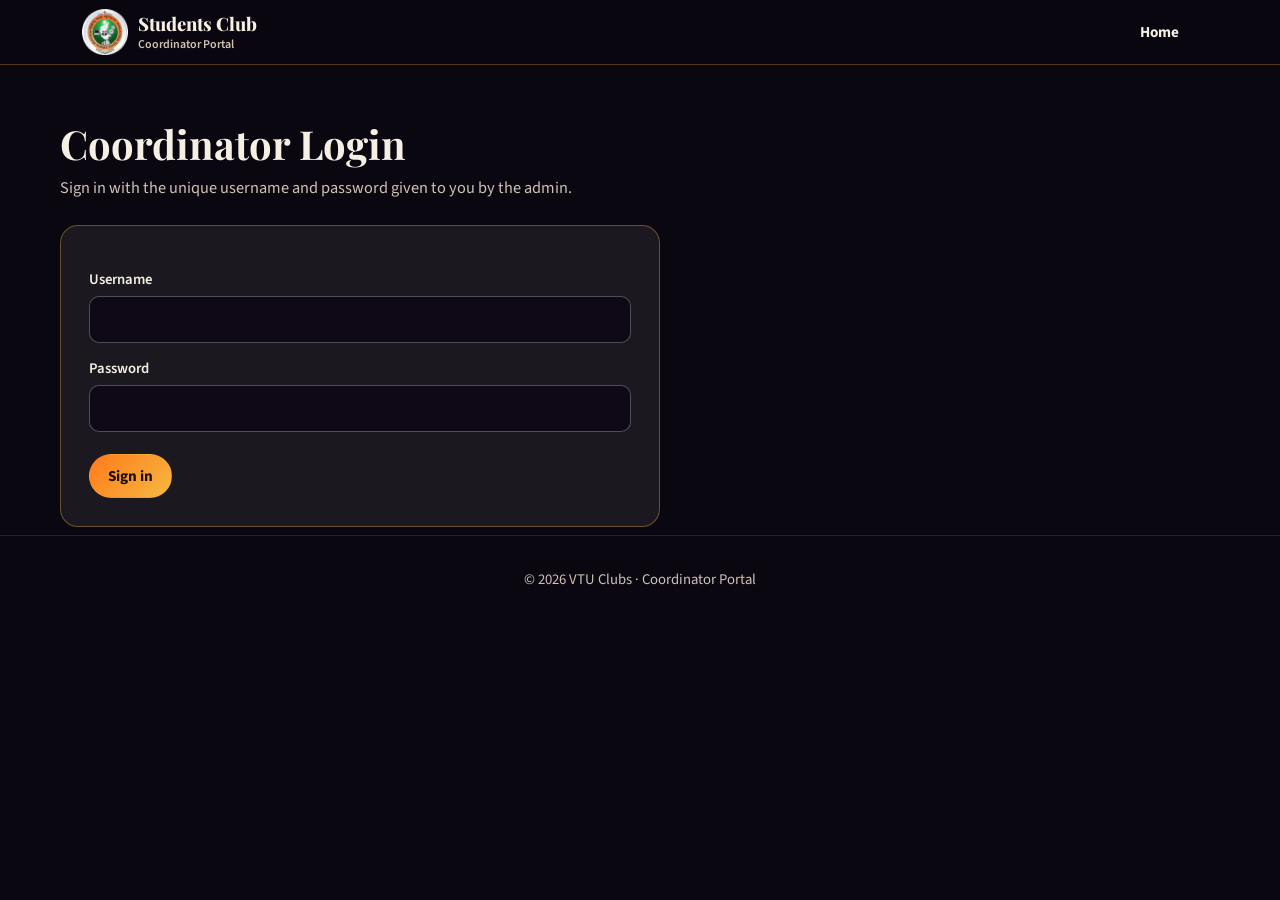
<file: frontend/coordinator.html>
<!DOCTYPE html>
<html lang="en">

<head>
    <meta charset="utf-8">
    <meta name="viewport" content="width=device-width, initial-scale=1, viewport-fit=cover">
    <title>Coordinator Portal · VTU Clubs</title>
    <link rel="stylesheet"
        href="https://fonts.googleapis.com/css2?family=Playfair+Display:wght@600;800&family=Source+Sans+3:wght@400;600;700&display=swap">
    <link rel="stylesheet" href="assets/css/style.css">
    <link rel="stylesheet" href="assets/css/coordinator.css">
</head>

<body>

    <header>
        <div class="wrap">
            <div class="bar">
                <a class="brand" href="index.html#home" aria-label="VTU Clubs home"><img src="assets/images/logo.png"
                        alt="VTU logo"><span>Students Club<small>Coordinator Portal</small></span></a>
                <nav aria-label="Main"><a href="index.html#home">Home</a></nav>
            </div>
        </div>
    </header>

    <main class="wrap top">

        <!-- ============ LOGIN ============ -->
        <section id="login-view">
            <h2>Coordinator Login</h2>
            <p class="sub">Sign in with the unique username and password given to you by the admin.</p>
            <form class="form" id="login-form" novalidate>
                <label for="cu">Username</label><input id="cu" autocomplete="username">
                <label for="cp">Password</label><input id="cp" type="password" autocomplete="current-password">
                <p class="err" id="login-err" role="alert"></p>
                <button class="btn" type="submit">Sign in</button>
                <p class="note" id="demo-note" hidden></p>
            </form>
        </section>

        <!-- ============ DASHBOARD (shown after login) ============ -->
        <section id="dash-view" hidden>
            <div class="row">
                <div>
                    <h2 id="co-club"></h2>
                    <p class="sub" id="co-name"></p>
                </div>
                <button class="btn ghost" id="logout" type="button">Log out</button>
            </div>

            <div class="stats">
                <div class="box"><b id="n-ann">0</b>Announcements</div>
                <div class="box"><b id="n-ph">0</b>Photos</div>
                <div class="box"><b id="n-rep">0</b>Reports</div>
            </div>

            <p id="msg" class="err" role="alert"></p>

            <div class="filters" role="group" aria-label="Coordinator sections">
                <button class="chip" data-tab="ann" aria-pressed="true">Announcements</button>
                <button class="chip" data-tab="ph" aria-pressed="false">Upload photos</button>
                <button class="chip" data-tab="rep" aria-pressed="false">Upload reports</button>
            </div>

            <!-- Announcements -->
            <div class="two" id="tab-ann">
                <form class="box" id="ann-form" novalidate>
                    <h3>New announcement</h3>
                    <label for="at">Title</label><input id="at" maxlength="120">
                    <label for="am">Message</label><textarea id="am" rows="5" maxlength="1000"></textarea>
                    <p><button class="btn" type="submit">Publish</button></p>
                </form>
                <div class="box">
                    <h3>Your announcements</h3>
                    <div class="list" id="ann-list"></div>
                </div>
            </div>

            <!-- Photos -->
            <div class="two" id="tab-ph" hidden>
                <form class="box" id="ph-form" novalidate>
                    <h3>Upload photos</h3>
                    <label for="phf">Images (JPG, PNG, WebP, up to 5 MB each)</label>
                    <input id="phf" type="file" accept="image/*" multiple>
                    <div class="thumbs" id="ph-prev"></div>
                    <label for="pt">Title</label><input id="pt" maxlength="120">
                    <label for="pe">Event name</label><input id="pe" maxlength="120">
                    <p><button class="btn" type="submit">Upload photos</button></p>
                </form>
                <div class="box">
                    <h3>Your photos</h3>
                    <div class="thumbs" id="ph-list"></div>
                </div>
            </div>

            <!-- Reports -->
            <div class="two" id="tab-rep" hidden>
                <form class="box" id="rep-form" novalidate>
                    <h3>Upload report</h3>
                    <label for="rf">Report file (PDF, Word, Excel or PowerPoint, up to 10 MB)</label>
                    <input id="rf" type="file" accept=".pdf,.doc,.docx,.xls,.xlsx,.ppt,.pptx">
                    <label for="rt">Report title</label><input id="rt" maxlength="150">
                    <label for="rd">Event date</label><input id="rd" type="date">
                    <label for="rs">Short summary</label><textarea id="rs" rows="3" maxlength="500"></textarea>
                    <p><button class="btn" type="submit">Upload report</button></p>
                </form>
                <div class="box">
                    <h3>Your reports</h3>
                    <div class="list" id="rep-list"></div>
                </div>
            </div>
        </section>

    </main>

    <footer>&copy; 2026 VTU Clubs &middot; Coordinator Portal</footer>
    <script src="assets/js/coordinator.js"></script>
</body>

</html>
</file>
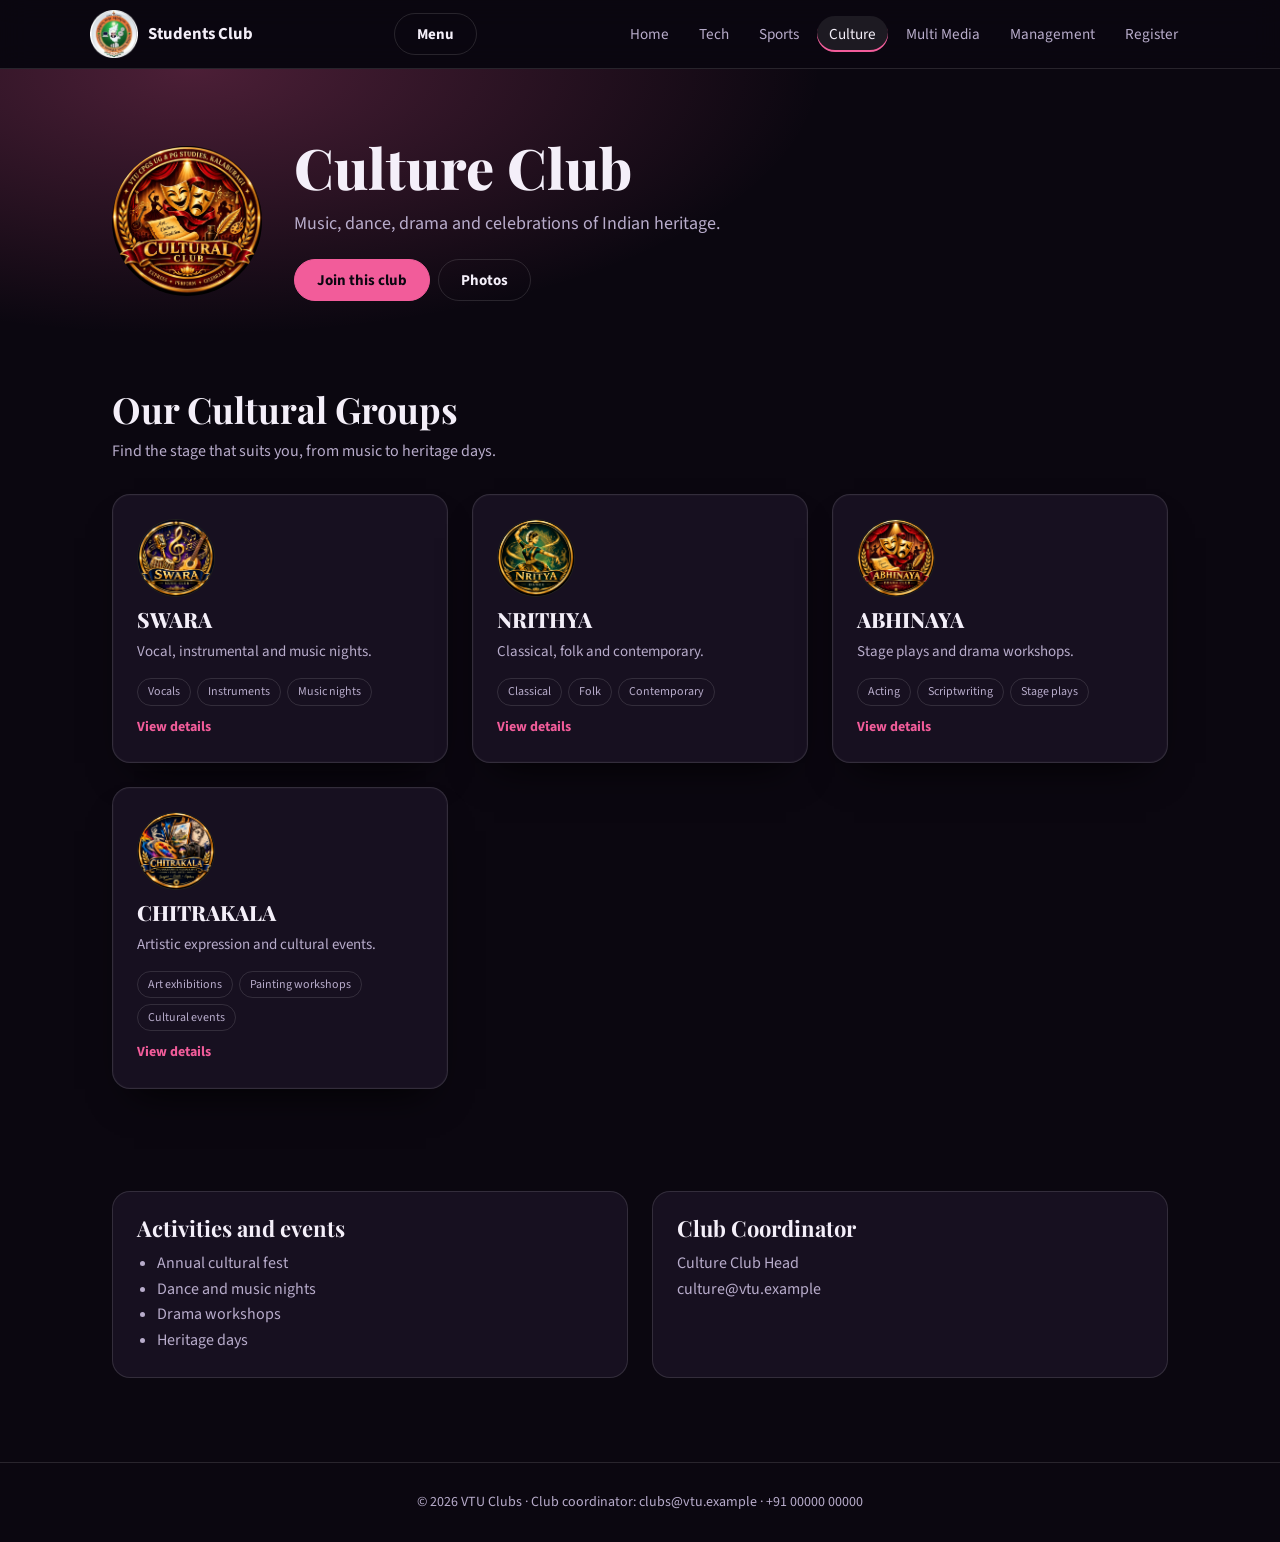
<file: frontend/culture.html>
<!DOCTYPE html>
<html lang="en">

<head>
     <meta charset="utf-8">
     <meta name="viewport" content="width=device-width, initial-scale=1, viewport-fit=cover">
     <title>Culture Club · VTU Clubs</title>
     <link rel="stylesheet"
          href="https://fonts.googleapis.com/css2?family=Playfair+Display:wght@600;800&family=Source+Sans+3:wght@400;600;700&display=swap">
     <link rel="stylesheet" href="assets/css/club-pages.css">
</head>

<body data-club="culture">

     <header class="cp-header">
          <div class="cp-wrap cp-bar">
               <a class="cp-brand" href="index.html#home" aria-label="VTU Clubs home"><img src="assets/images/logo.png"
                         alt="VTU logo"><span>Students Club</span></a>
               <button id="menu" class="cp-btn ghost cp-menu" aria-expanded="false" aria-controls="nav">Menu</button>
               <nav id="nav" class="cp-nav" aria-label="Main">
                    <a href="index.html#home">Home</a>
                    <a href="tech.html">Tech</a>
                    <a href="sports.html">Sports</a>
                    <a href="culture.html" aria-current="page">Culture</a>
                    <a href="multimedia.html">Multi Media</a>
                    <a href="management.html">Management</a>
                    <a href="index.html#register">Register</a>
               </nav>
          </div>
     </header>

     <main>
          <section class="cp-hero">
               <div class="cp-wrap">
                    <img src="assets/images/culture.jpeg" alt="Culture Club badge">
                    <div>
                         <h1>Culture Club</h1>
                         <p>Music, dance, drama and celebrations of Indian heritage.</p>
                         <a class="cp-btn" href="index.html#register">Join this club</a><a class="cp-btn ghost"
                              href="index.html#gallery">Photos</a>
                    </div>
               </div>
          </section>

          <!-- ADD A SUB-CLUB: copy one whole <div class="cp-item"> ... </div> block below, paste it
      after the last one, and edit the text. The card face is the <button>; everything inside
      <template class="cp-detail"> is shown in the floating panel when the card is clicked.
      LOGO: each card uses assets/images/subclubs/<name>.png (appears twice per block: card + panel).
      Replace that file, or change the src in both places. -->
          <section class="cp-sec">
               <div class="cp-wrap">
                    <h2>Our Cultural Groups</h2>
                    <p class="cp-sub">Find the stage that suits you, from music to heritage days.</p>
                    <div class="cp-grid">
                         <div class="cp-item">
                              <button type="button" class="cp-card" aria-haspopup="dialog">
                                   <span class="cp-ico logo"><img src="assets/images/culturalclub/swara.png"
                                             alt="Music logo" loading="lazy"></span>
                                   <strong class="cp-name">SWARA</strong>
                                   <span class="cp-tg">Vocal, instrumental and music nights.</span>
                                   <span class="cp-tags"><span>Vocals</span><span>Instruments</span><span>Music
                                             nights</span></span>
                                   <span class="cp-more">View details</span>
                              </button>
                              <template class="cp-detail">
                                   <div class="cp-ico logo"><img src="assets/images/culturalclub/swara.png"
                                             alt="Music logo" loading="lazy"></div>
                                   <h3>SWARA</h3>
                                   <p class="tg">Vocal, instrumental and music nights.</p>
                                   <p>Add a longer description of music here.</p>
                                   <h4>What you will do</h4>
                                   <ul>
                                        <li>Vocals</li>
                                        <li>Instruments</li>
                                        <li>Music nights</li>
                                   </ul>
                                   <dl>
                                        <dt>Meets</dt>
                                        <dd>Add day and venue</dd>
                                        <dt>Coordinator</dt>
                                        <dd>Add coordinator name</dd>
                                        <dt>Contact</dt>
                                        <dd>culture@vtu.example</dd>
                                   </dl>
                              </template>
                         </div>
                         <div class="cp-item">
                              <button type="button" class="cp-card" aria-haspopup="dialog">
                                   <span class="cp-ico logo"><img src="assets/images/culturalclub/nrithya.png"
                                             alt="Dance logo" loading="lazy"></span>
                                   <strong class="cp-name">NRITHYA</strong>
                                   <span class="cp-tg">Classical, folk and contemporary.</span>
                                   <span
                                        class="cp-tags"><span>Classical</span><span>Folk</span><span>Contemporary</span></span>
                                   <span class="cp-more">View details</span>
                              </button>
                              <template class="cp-detail">
                                   <div class="cp-ico logo"><img src="assets/images/culturalclub/nrithya.png"
                                             alt="Dance logo" loading="lazy"></div>
                                   <h3>NRITHYA</h3>
                                   <p class="tg">Classical, folk and contemporary.</p>
                                   <p>Add a longer description of Dance here.</p>
                                   <h4>What you will do</h4>
                                   <ul>
                                        <li>Classical</li>
                                        <li>Folk</li>
                                        <li>Contemporary</li>
                                   </ul>
                                   <dl>
                                        <dt>Meets</dt>
                                        <dd>Add day and venue</dd>
                                        <dt>Coordinator</dt>
                                        <dd>Add coordinator name</dd>
                                        <dt>Contact</dt>
                                        <dd>culture@vtu.example</dd>
                                   </dl>
                              </template>
                         </div>
                         <div class="cp-item">
                              <button type="button" class="cp-card" aria-haspopup="dialog">
                                   <span class="cp-ico logo"><img src="assets/images/culturalclub/abhinaya.png"
                                             alt="Drama logo" loading="lazy"></span>
                                   <strong class="cp-name">ABHINAYA</strong>
                                   <span class="cp-tg">Stage plays and drama workshops.</span>
                                   <span class="cp-tags"><span>Acting</span><span>Scriptwriting</span><span>Stage
                                             plays</span></span>
                                   <span class="cp-more">View details</span>
                              </button>
                              <template class="cp-detail">
                                   <div class="cp-ico logo"><img src="assets/images/culturalclub/abhinaya.png"
                                             alt="Drama logo" loading="lazy"></div>
                                   <h3>ABHINAYA</h3>
                                   <p class="tg">Stage plays and drama workshops.</p>
                                   <p>Add a longer description of Drama here.</p>
                                   <h4>What you will do</h4>
                                   <ul>
                                        <li>Acting</li>
                                        <li>Scriptwriting</li>
                                        <li>Stage plays</li>
                                   </ul>
                                   <dl>
                                        <dt>Meets</dt>
                                        <dd>Add day and venue</dd>
                                        <dt>Coordinator</dt>
                                        <dd>Add coordinator name</dd>
                                        <dt>Contact</dt>
                                        <dd>culture@vtu.example</dd>
                                   </dl>
                              </template>
                         </div>
                         <div class="cp-item">
                              <button type="button" class="cp-card" aria-haspopup="dialog">
                                   <span class="cp-ico logo"><img src="assets/images/culturalclub/chitrakala.png"
                                             alt="Chitrakala logo" loading="lazy"></span>
                                   <strong class="cp-name">CHITRAKALA</strong>
                                   <span class="cp-tg">Artistic expression and cultural events.</span>
                                   <span class="cp-tags"><span>Art exhibitions</span><span>Painting
                                             workshops</span><span>Cultural events</span></span>
                                   <span class="cp-more">View details</span>
                              </button>
                              <template class="cp-detail">
                                   <div class="cp-ico logo"><img src="assets/images/culturalclub/chitrakala.png"
                                             alt="Chitrakala logo" loading="lazy"></div>
                                   <h3>CHITRAKALA</h3>
                                   <p class="tg">Artistic expression and cultural events.</p>
                                   <p>Add a longer description of Chitrakala here.</p>
                                   <h4>What you will do</h4>
                                   <ul>
                                        <li>Art exhibitions</li>
                                        <li>Painting workshops</li>
                                        <li>Cultural events</li>
                                   </ul>
                                   <dl>
                                        <dt>Meets</dt>
                                        <dd>Add day and venue</dd>
                                        <dt>Coordinator</dt>
                                        <dd>Add coordinator name</dd>
                                        <dt>Contact</dt>
                                        <dd>culture@vtu.example</dd>
                                   </dl>
                              </template>
                         </div>
                    </div>
               </div>
          </section>

          <section class="cp-sec">
               <div class="cp-wrap cp-two">
                    <div class="cp-box">
                         <h3>Activities and events</h3>
                         <ul>
                              <li>Annual cultural fest</li>
                              <li>Dance and music nights</li>
                              <li>Drama workshops</li>
                              <li>Heritage days</li>
                         </ul>
                    </div>
                    <div class="cp-box">
                         <h3>Club Coordinator</h3>
                         <p>Culture Club Head<br>culture@vtu.example</p>
                    </div>
               </div>
          </section>
     </main>

     <!-- Floating details panel (opened by a sub-club card) -->
     <dialog id="subclub-panel" class="cp-panel" aria-label="Sub-club details"></dialog>

     <footer>&copy; 2026 VTU Clubs &middot; Club coordinator: clubs@vtu.example &middot; +91 00000 00000</footer>

     <script src="assets/js/club-pages.js"></script>
</body>

</html>
</file>
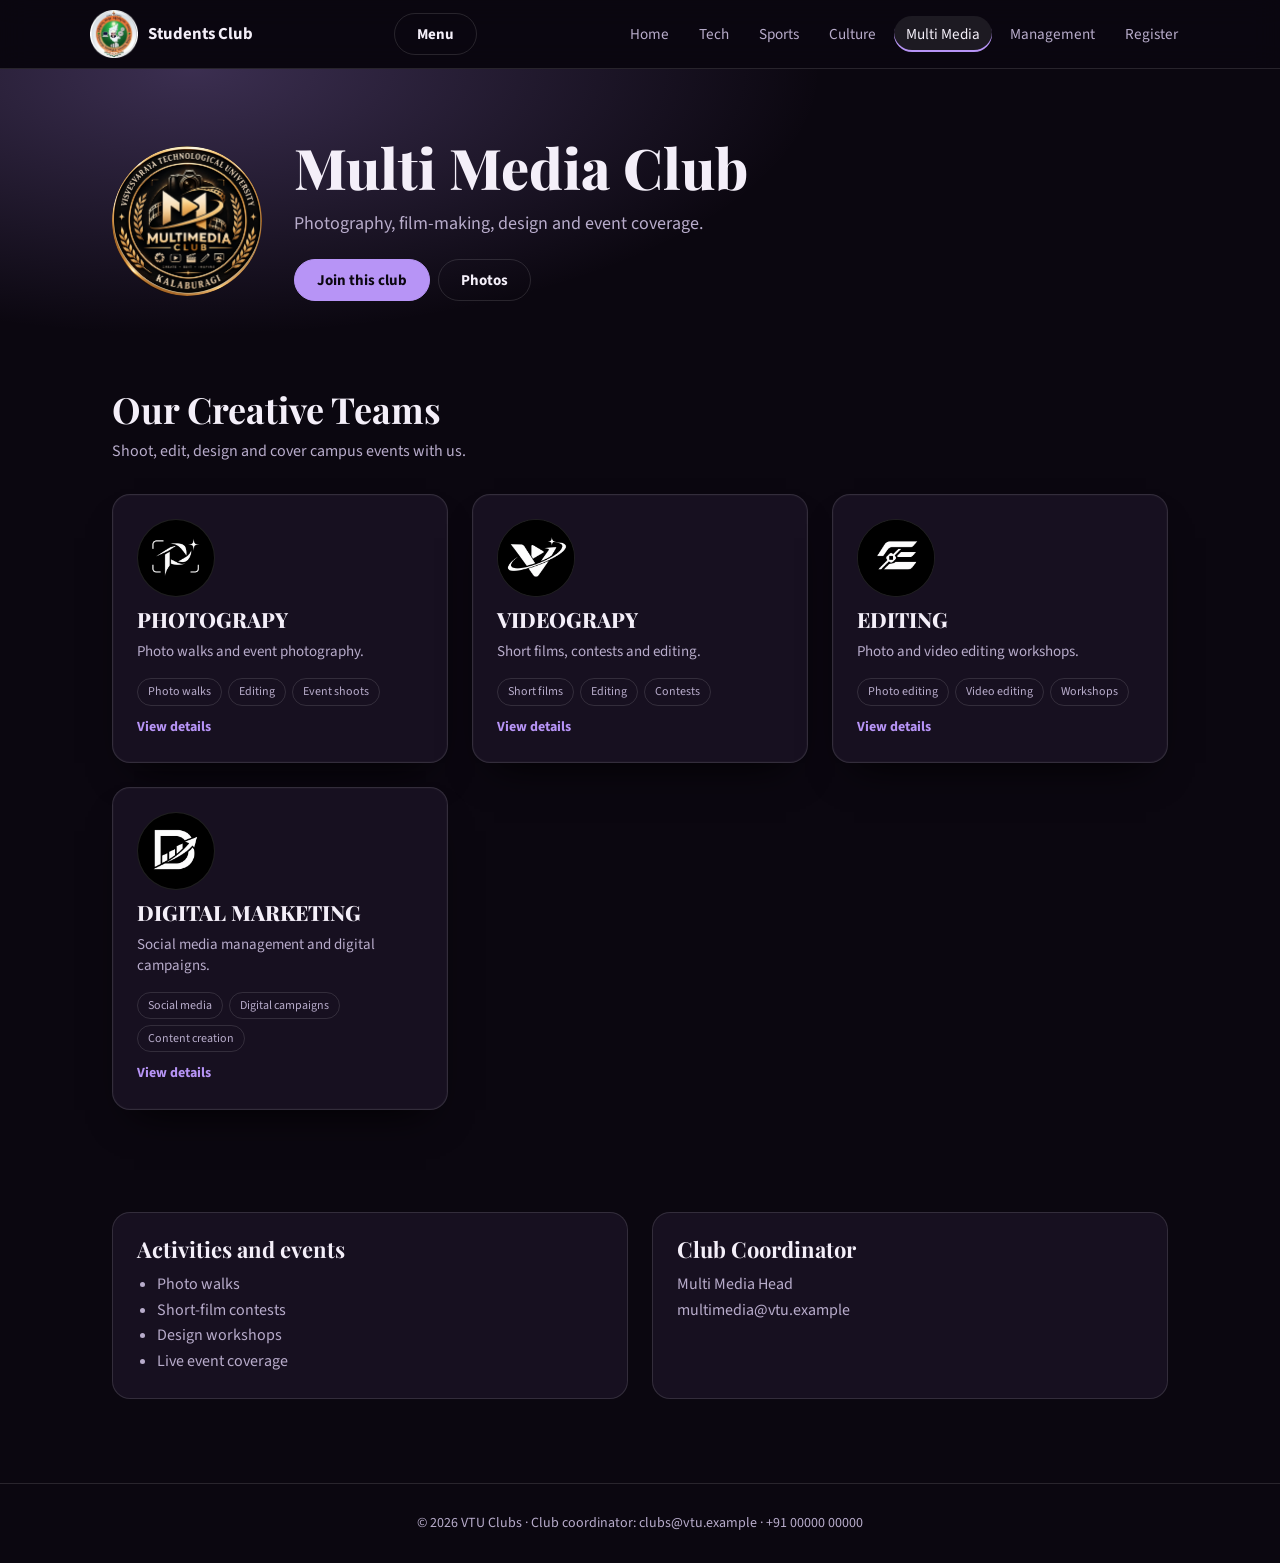
<file: frontend/multimedia.html>
<!DOCTYPE html>
<html lang="en">

<head>
     <meta charset="utf-8">
     <meta name="viewport" content="width=device-width, initial-scale=1, viewport-fit=cover">
     <title>Multi Media Club · VTU Clubs</title>
     <link rel="stylesheet"
          href="https://fonts.googleapis.com/css2?family=Playfair+Display:wght@600;800&family=Source+Sans+3:wght@400;600;700&display=swap">
     <link rel="stylesheet" href="assets/css/club-pages.css">
</head>

<body data-club="multimedia">

     <header class="cp-header">
          <div class="cp-wrap cp-bar">
               <a class="cp-brand" href="index.html#home" aria-label="VTU Clubs home"><img src="assets/images/logo.png"
                         alt="VTU logo"><span>Students Club</span></a>
               <button id="menu" class="cp-btn ghost cp-menu" aria-expanded="false" aria-controls="nav">Menu</button>
               <nav id="nav" class="cp-nav" aria-label="Main">
                    <a href="index.html#home">Home</a>
                    <a href="tech.html">Tech</a>
                    <a href="sports.html">Sports</a>
                    <a href="culture.html">Culture</a>
                    <a href="multimedia.html" aria-current="page">Multi Media</a>
                    <a href="management.html">Management</a>
                    <a href="index.html#register">Register</a>
               </nav>
          </div>
     </header>

     <main>
          <section class="cp-hero">
               <div class="cp-wrap">
                    <img src="assets/images/media.png" alt="Multi Media Club badge">
                    <div>
                         <h1>Multi Media Club</h1>
                         <p>Photography, film-making, design and event coverage.</p>
                         <a class="cp-btn" href="index.html#register">Join this club</a><a class="cp-btn ghost"
                              href="index.html#gallery">Photos</a>
                    </div>
               </div>
          </section>

          <!-- ADD A SUB-CLUB: copy one whole <div class="cp-item"> ... </div> block below, paste it
      after the last one, and edit the text. The card face is the <button>; everything inside
      <template class="cp-detail"> is shown in the floating panel when the card is clicked.
      LOGO: each card uses assets/images/subclubs/<name>.png (appears twice per block: card + panel).
      Replace that file, or change the src in both places. -->
          <section class="cp-sec">
               <div class="cp-wrap">
                    <h2>Our Creative Teams</h2>
                    <p class="cp-sub">Shoot, edit, design and cover campus events with us.</p>
                    <div class="cp-grid">
                         <div class="cp-item">
                              <button type="button" class="cp-card" aria-haspopup="dialog">
                                   <span class="cp-ico logo"><img src="assets/images/mediaclub/photography.png"
                                             alt="Photography logo" loading="lazy"></span>
                                   <strong class="cp-name">PHOTOGRAPY</strong>
                                   <span class="cp-tg">Photo walks and event photography.</span>
                                   <span class="cp-tags"><span>Photo walks</span><span>Editing</span><span>Event
                                             shoots</span></span>
                                   <span class="cp-more">View details</span>
                              </button>
                              <template class="cp-detail">
                                   <div class="cp-ico logo"><img src="assets/images/mediaclub/photography.png"
                                             alt="Photography logo" loading="lazy"></div>
                                   <h3>PHOTOGRAPY</h3>
                                   <p class="tg">Photo walks and event photography.</p>
                                   <p>Add a longer description of Photography here.</p>
                                   <h4>What you will do</h4>
                                   <ul>
                                        <li>Photo walks</li>
                                        <li>Editing</li>
                                        <li>Event shoots</li>
                                   </ul>
                                   <dl>
                                        <dt>Meets</dt>
                                        <dd>Add day and venue</dd>
                                        <dt>Coordinator</dt>
                                        <dd>Add coordinator name</dd>
                                        <dt>Contact</dt>
                                        <dd>multimedia@vtu.example</dd>
                                   </dl>
                              </template>
                         </div>
                         <div class="cp-item">
                              <button type="button" class="cp-card" aria-haspopup="dialog">
                                   <span class="cp-ico logo"><img src="assets/images/mediaclub/videography.png"
                                             alt="Videography logo" loading="lazy"></span>
                                   <strong class="cp-name">VIDEOGRAPY</strong>
                                   <span class="cp-tg">Short films, contests and editing.</span>
                                   <span class="cp-tags"><span>Short
                                             films</span><span>Editing</span><span>Contests</span></span>
                                   <span class="cp-more">View details</span>
                              </button>
                              <template class="cp-detail">
                                   <div class="cp-ico logo"><img src="assets/images/mediaclub/videography.png"
                                             alt="Videography logo" loading="lazy"></div>
                                   <h3>VIDEOGRAPY</h3>
                                   <p class="tg">Short films, contests and editing.</p>
                                   <p>Add a longer description of Videography here.</p>
                                   <h4>What you will do</h4>
                                   <ul>
                                        <li>Short films</li>
                                        <li>Editing</li>
                                        <li>Contests</li>
                                   </ul>
                                   <dl>
                                        <dt>Meets</dt>
                                        <dd>Add day and venue</dd>
                                        <dt>Coordinator</dt>
                                        <dd>Add coordinator name</dd>
                                        <dt>Contact</dt>
                                        <dd>multimedia@vtu.example</dd>
                                   </dl>
                              </template>
                         </div>
                         <div class="cp-item">
                              <button type="button" class="cp-card" aria-haspopup="dialog">
                                   <span class="cp-ico logo"><img src="assets/images/mediaclub/editing.png"
                                             alt="Editing logo" loading="lazy"></span>
                                   <strong class="cp-name">EDITING</strong>
                                   <span class="cp-tg">Photo and video editing workshops.</span>
                                   <span class="cp-tags"><span>Photo editing</span><span>Video
                                             editing</span><span>Workshops</span></span>
                                   <span class="cp-more">View details</span>
                              </button>
                              <template class="cp-detail">
                                   <div class="cp-ico logo"><img src="assets/images/mediaclub/editing.png"
                                             alt="Editing logo" loading="lazy"></div>
                                   <h3>EDITING</h3>
                                   <p class="tg">Photo and video editing workshops.</p>
                                   <p>Add a longer description of Editing here.</p>
                                   <h4>What you will do</h4>
                                   <ul>
                                        <li>Photo editing</li>
                                        <li>Video editing</li>
                                        <li>Workshops</li>
                                   </ul>
                                   <dl>
                                        <dt>Meets</dt>
                                        <dd>Add day and venue</dd>
                                        <dt>Coordinator</dt>
                                        <dd>Add coordinator name</dd>
                                        <dt>Contact</dt>
                                        <dd>multimedia@vtu.example</dd>
                                   </dl>
                              </template>
                         </div>
                         <div class="cp-item">
                              <button type="button" class="cp-card" aria-haspopup="dialog">
                                   <span class="cp-ico logo"><img src="assets/images/mediaclub/digital marketing.png"
                                             alt="Digital Marketing logo" loading="lazy"></span>
                                   <strong class="cp-name">DIGITAL MARKETING</strong>
                                   <span class="cp-tg">Social media management and digital campaigns.</span>
                                   <span class="cp-tags"><span>Social media</span><span>Digital
                                             campaigns</span><span>Content creation</span></span>
                                   <span class="cp-more">View details</span>
                              </button>
                              <template class="cp-detail">
                                   <div class="cp-ico logo"><img src="assets/images/mediaclub/digital marketing.png"
                                             alt="Digital Marketing logo" loading="lazy"></div>
                                   <h3>DIGITAL MARKETING</h3>
                                   <p class="tg">Social media management and digital campaigns.</p>
                                   <p>Add a longer description of Digital Marketing here.</p>
                                   <h4>What you will do</h4>
                                   <ul>
                                        <li>Social media</li>
                                        <li>Digital campaigns</li>
                                        <li>Content creation</li>
                                   </ul>
                                   <dl>
                                        <dt>Meets</dt>
                                        <dd>Add day and venue</dd>
                                        <dt>Coordinator</dt>
                                        <dd>Add coordinator name</dd>
                                        <dt>Contact</dt>
                                        <dd>multimedia@vtu.example</dd>
                                   </dl>
                              </template>
                         </div>
                    </div>
               </div>
          </section>

          <section class="cp-sec">
               <div class="cp-wrap cp-two">
                    <div class="cp-box">
                         <h3>Activities and events</h3>
                         <ul>
                              <li>Photo walks</li>
                              <li>Short-film contests</li>
                              <li>Design workshops</li>
                              <li>Live event coverage</li>
                         </ul>
                    </div>
                    <div class="cp-box">
                         <h3>Club Coordinator</h3>
                         <p>Multi Media Head<br>multimedia@vtu.example</p>
                    </div>
               </div>
          </section>
     </main>

     <!-- Floating details panel (opened by a sub-club card) -->
     <dialog id="subclub-panel" class="cp-panel" aria-label="Sub-club details"></dialog>

     <footer>&copy; 2026 VTU Clubs &middot; Club coordinator: clubs@vtu.example &middot; +91 00000 00000</footer>

     <script src="assets/js/club-pages.js"></script>
</body>

</html>
</file>
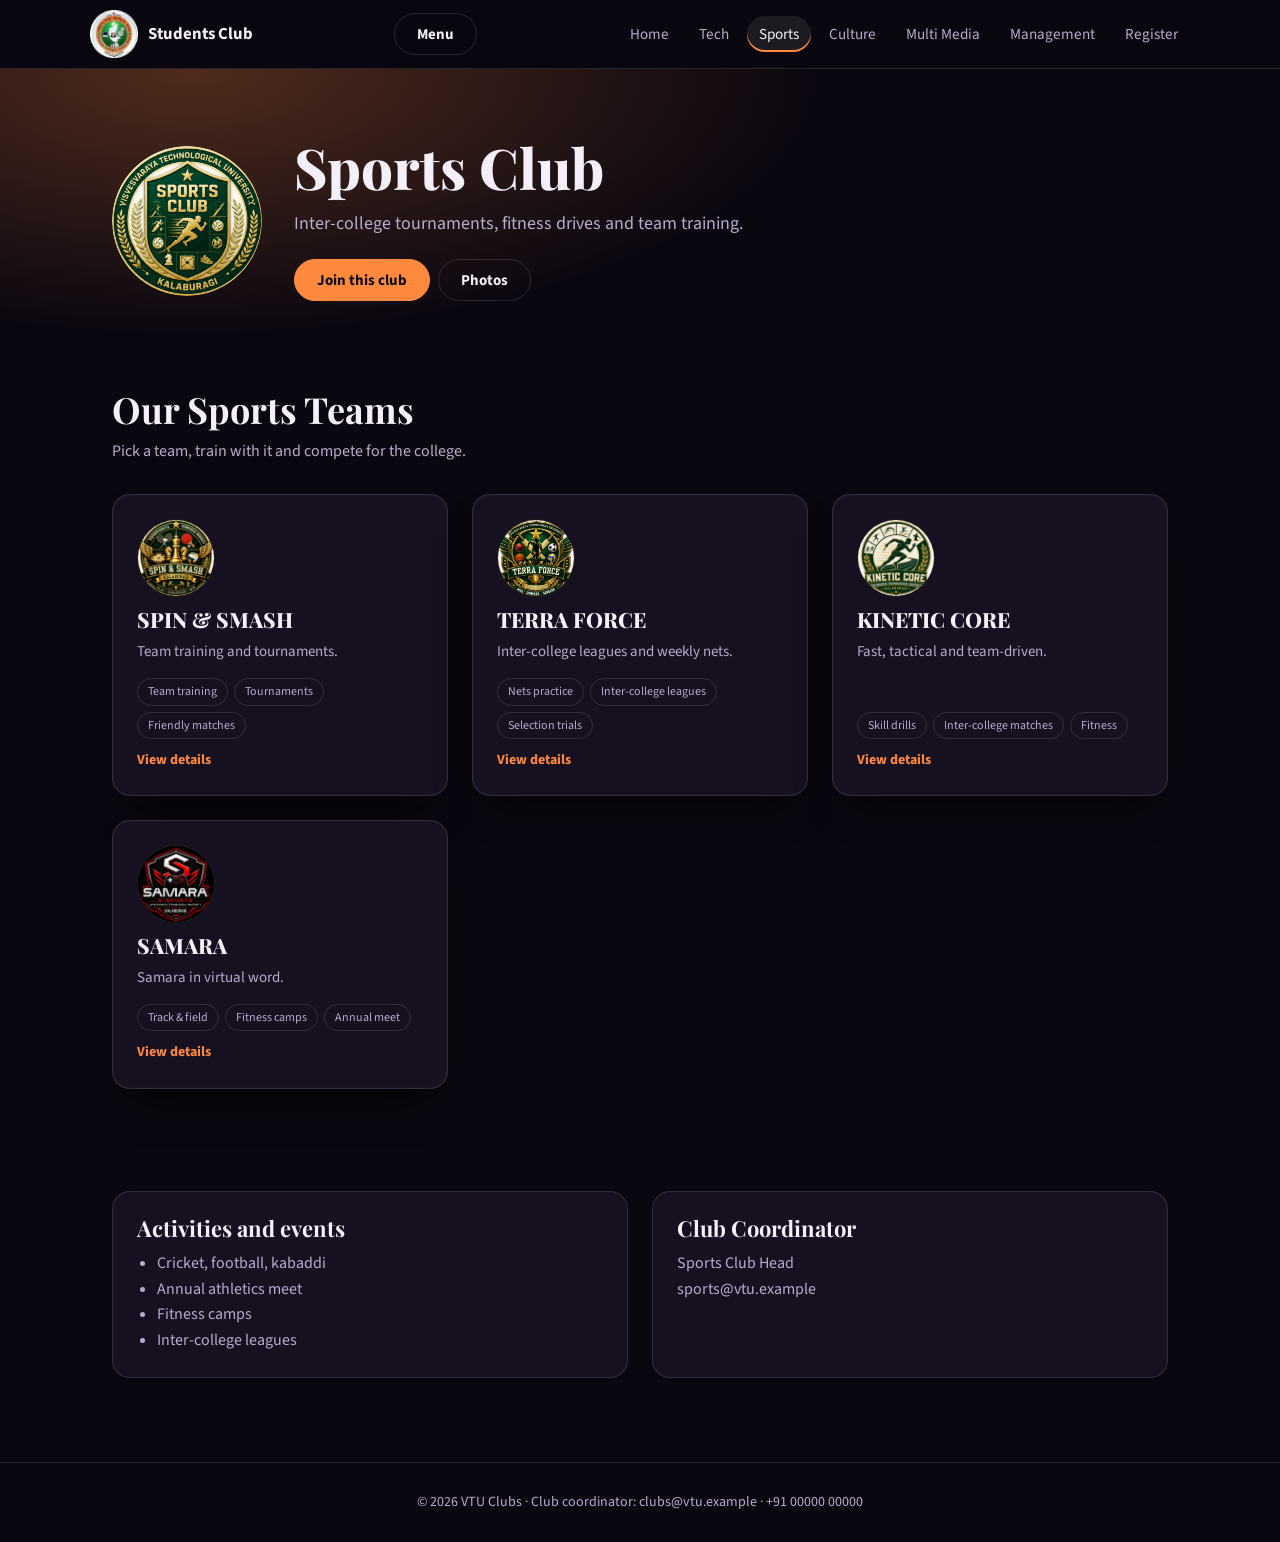
<file: frontend/sports.html>
<!DOCTYPE html>
<html lang="en">

<head>
     <meta charset="utf-8">
     <meta name="viewport" content="width=device-width, initial-scale=1, viewport-fit=cover">
     <title>Sports Club · VTU Clubs</title>
     <link rel="stylesheet"
          href="https://fonts.googleapis.com/css2?family=Playfair+Display:wght@600;800&family=Source+Sans+3:wght@400;600;700&display=swap">
     <link rel="stylesheet" href="assets/css/club-pages.css">
</head>

<body data-club="sports">

     <header class="cp-header">
          <div class="cp-wrap cp-bar">
               <a class="cp-brand" href="index.html#home" aria-label="VTU Clubs home"><img src="assets/images/logo.png"
                         alt="VTU logo"><span>Students Club</span></a>
               <button id="menu" class="cp-btn ghost cp-menu" aria-expanded="false" aria-controls="nav">Menu</button>
               <nav id="nav" class="cp-nav" aria-label="Main">
                    <a href="index.html#home">Home</a>
                    <a href="tech.html">Tech</a>
                    <a href="sports.html" aria-current="page">Sports</a>
                    <a href="culture.html">Culture</a>
                    <a href="multimedia.html">Multi Media</a>
                    <a href="management.html">Management</a>
                    <a href="index.html#register">Register</a>
               </nav>
          </div>
     </header>

     <main>
          <section class="cp-hero">
               <div class="cp-wrap">
                    <img src="assets/images/sports.png" alt="Sports Club badge">
                    <div>
                         <h1>Sports Club</h1>
                         <p>Inter-college tournaments, fitness drives and team training.</p>
                         <a class="cp-btn" href="index.html#register">Join this club</a><a class="cp-btn ghost"
                              href="index.html#gallery">Photos</a>
                    </div>
               </div>
          </section>

          <!-- ADD A SUB-CLUB: copy one whole <div class="cp-item"> ... </div> block below, paste it
      after the last one, and edit the text. The card face is the <button>; everything inside
      <template class="cp-detail"> is shown in the floating panel when the card is clicked.
      LOGO: each card uses assets/images/subclubs/<name>.png (appears twice per block: card + panel).
      Replace that file, or change the src in both places. -->
          <section class="cp-sec">
               <div class="cp-wrap">
                    <h2>Our Sports Teams</h2>
                    <p class="cp-sub">Pick a team, train with it and compete for the college.</p>
                    <div class="cp-grid">
                         <div class="cp-item">
                              <button type="button" class="cp-card" aria-haspopup="dialog">
                                   <span class="cp-ico logo"><img src="assets/images/sportsclub/indoor.jpeg"
                                             alt="Cricket logo" loading="lazy"></span>
                                   <strong class="cp-name">SPIN & SMASH</strong>
                                   <span class="cp-tg">Team training and tournaments.</span>
                                   <span class="cp-tags"><span>Team
                                             training</span><span>Tournaments</span><span>Friendly matches</span></span>
                                   <span class="cp-more">View details</span>
                              </button>
                              <template class="cp-detail">
                                   <div class="cp-ico logo"><img src="assets/images/sportsclub/indoor.jpeg"
                                             alt="Cricket logo" loading="lazy"></div>
                                   <h3>SPIN & SMASH</h3>
                                   <p class="tg">Inter-college leagues and weekly nets.</p>
                                   <p>Add a longer description of Spin & Smash here.</p>
                                   <h4>What you will do</h4>
                                   <ul>
                                        <li>Team training</li>
                                        <li>Tournaments</li>
                                        <li>Friendly matches</li>
                                   </ul>
                                   <dl>
                                        <dt>Meets</dt>
                                        <dd>Add day and venue</dd>
                                        <dt>Coordinator</dt>
                                        <dd>Add coordinator name</dd>
                                        <dt>Contact</dt>
                                        <dd>sports@vtu.example</dd>
                                   </dl>
                              </template>
                         </div>
                         <div class="cp-item">
                              <button type="button" class="cp-card" aria-haspopup="dialog">
                                   <span class="cp-ico logo"><img src="assets/images/sportsclub/outdoor.jpeg"
                                             alt="Football logo" loading="lazy"></span>
                                   <strong class="cp-name">TERRA FORCE</strong>
                                   <span class="cp-tg">Inter-college leagues and weekly nets.</span>
                                   <span class="cp-tags"><span>Nets practice</span><span>Inter-college
                                             leagues</span><span>Selection trials</span></span>
                                   <span class="cp-more">View details</span>
                              </button>
                              <template class="cp-detail">
                                   <div class="cp-ico logo"><img src="assets/images/sportsclub/outdoor.jpeg"
                                             alt="Football logo" loading="lazy"></div>
                                   <h3>TERRA FORCE</h3>
                                   <p class="tg">Team training and tournaments.</p>
                                   <p>Add a longer description of Terra Force here.</p>
                                   <h4>What you will do</h4>
                                   <ul>
                                        <li>Nets practice</li>
                                        <li>Inter-college leagues</li>
                                        <li>Selection trials</li>
                                   </ul>
                                   <dl>
                                        <dt>Meets</dt>
                                        <dd>Add day and venue</dd>
                                        <dt>Coordinator</dt>
                                        <dd>Add coordinator name</dd>
                                        <dt>Contact</dt>
                                        <dd>sports@vtu.example</dd>
                                   </dl>
                              </template>
                         </div>
                         <div class="cp-item">
                              <button type="button" class="cp-card" aria-haspopup="dialog">
                                   <span class="cp-ico logo"><img src="assets/images/sportsclub/atheltic.jpeg"
                                             alt="Kabaddi logo" loading="lazy"></span>
                                   <strong class="cp-name">KINETIC CORE</strong>
                                   <span class="cp-tg">Fast, tactical and team-driven.</span>
                                   <span class="cp-tags"><span>Skill drills</span><span>Inter-college
                                             matches</span><span>Fitness</span></span>
                                   <span class="cp-more">View details</span>
                              </button>
                              <template class="cp-detail">
                                   <div class="cp-ico logo"><img src="assets/images/sportsclub/atheltic.jpeg"
                                             alt="Kabaddi logo" loading="lazy"></div>
                                   <h3>KINETIC CORE</h3>
                                   <p class="tg">Fast, tactical and team-driven.</p>
                                   <p>Add a longer description of Kinetic core here.</p>
                                   <h4>What you will do</h4>
                                   <ul>
                                        <li>Skill drills</li>
                                        <li>Inter-college matches</li>
                                        <li>Fitness</li>
                                   </ul>
                                   <dl>
                                        <dt>Meets</dt>
                                        <dd>Add day and venue</dd>
                                        <dt>Coordinator</dt>
                                        <dd>Add coordinator name</dd>
                                        <dt>Contact</dt>
                                        <dd>sports@vtu.example</dd>
                                   </dl>
                              </template>
                         </div>
                         <div class="cp-item">
                              <button type="button" class="cp-card" aria-haspopup="dialog">
                                   <span class="cp-ico logo"><img src="assets/images/sportsclub/samara.jpeg"
                                             alt="Athletics &amp; Fitness logo" loading="lazy"></span>
                                   <strong class="cp-name">SAMARA</strong>
                                   <span class="cp-tg">Samara in virtual word.</span>
                                   <span class="cp-tags"><span>Track & field</span><span>Fitness
                                             camps</span><span>Annual meet</span></span>
                                   <span class="cp-more">View details</span>
                              </button>
                              <template class="cp-detail">
                                   <div class="cp-ico logo"><img src="assets/images/sportsclub/samara.jpeg"
                                             alt="Samara logo" loading="lazy"></div>
                                   <h3>SAMARA</h3>
                                   <p class="tg">Samara in virtual word.</p>
                                   <p>Add a longer description of Samara here.</p>
                                   <h4>What you will do</h4>
                                   <ul>
                                        <li>Track & field</li>
                                        <li>Fitness camps</li>
                                        <li>Annual meet</li>
                                   </ul>
                                   <dl>
                                        <dt>Meets</dt>
                                        <dd>Add day and venue</dd>
                                        <dt>Coordinator</dt>
                                        <dd>Add coordinator name</dd>
                                        <dt>Contact</dt>
                                        <dd>sports@vtu.example</dd>
                                   </dl>
                              </template>
                         </div>
                    </div>
               </div>
          </section>

          <section class="cp-sec">
               <div class="cp-wrap cp-two">
                    <div class="cp-box">
                         <h3>Activities and events</h3>
                         <ul>
                              <li>Cricket, football, kabaddi</li>
                              <li>Annual athletics meet</li>
                              <li>Fitness camps</li>
                              <li>Inter-college leagues</li>
                         </ul>
                    </div>
                    <div class="cp-box">
                         <h3>Club Coordinator</h3>
                         <p>Sports Club Head<br>sports@vtu.example</p>
                    </div>
               </div>
          </section>
     </main>

     <!-- Floating details panel (opened by a sub-club card) -->
     <dialog id="subclub-panel" class="cp-panel" aria-label="Sub-club details"></dialog>

     <footer>&copy; 2026 VTU Clubs &middot; Club coordinator: clubs@vtu.example &middot; +91 00000 00000</footer>

     <script src="assets/js/club-pages.js"></script>
</body>

</html>
</file>
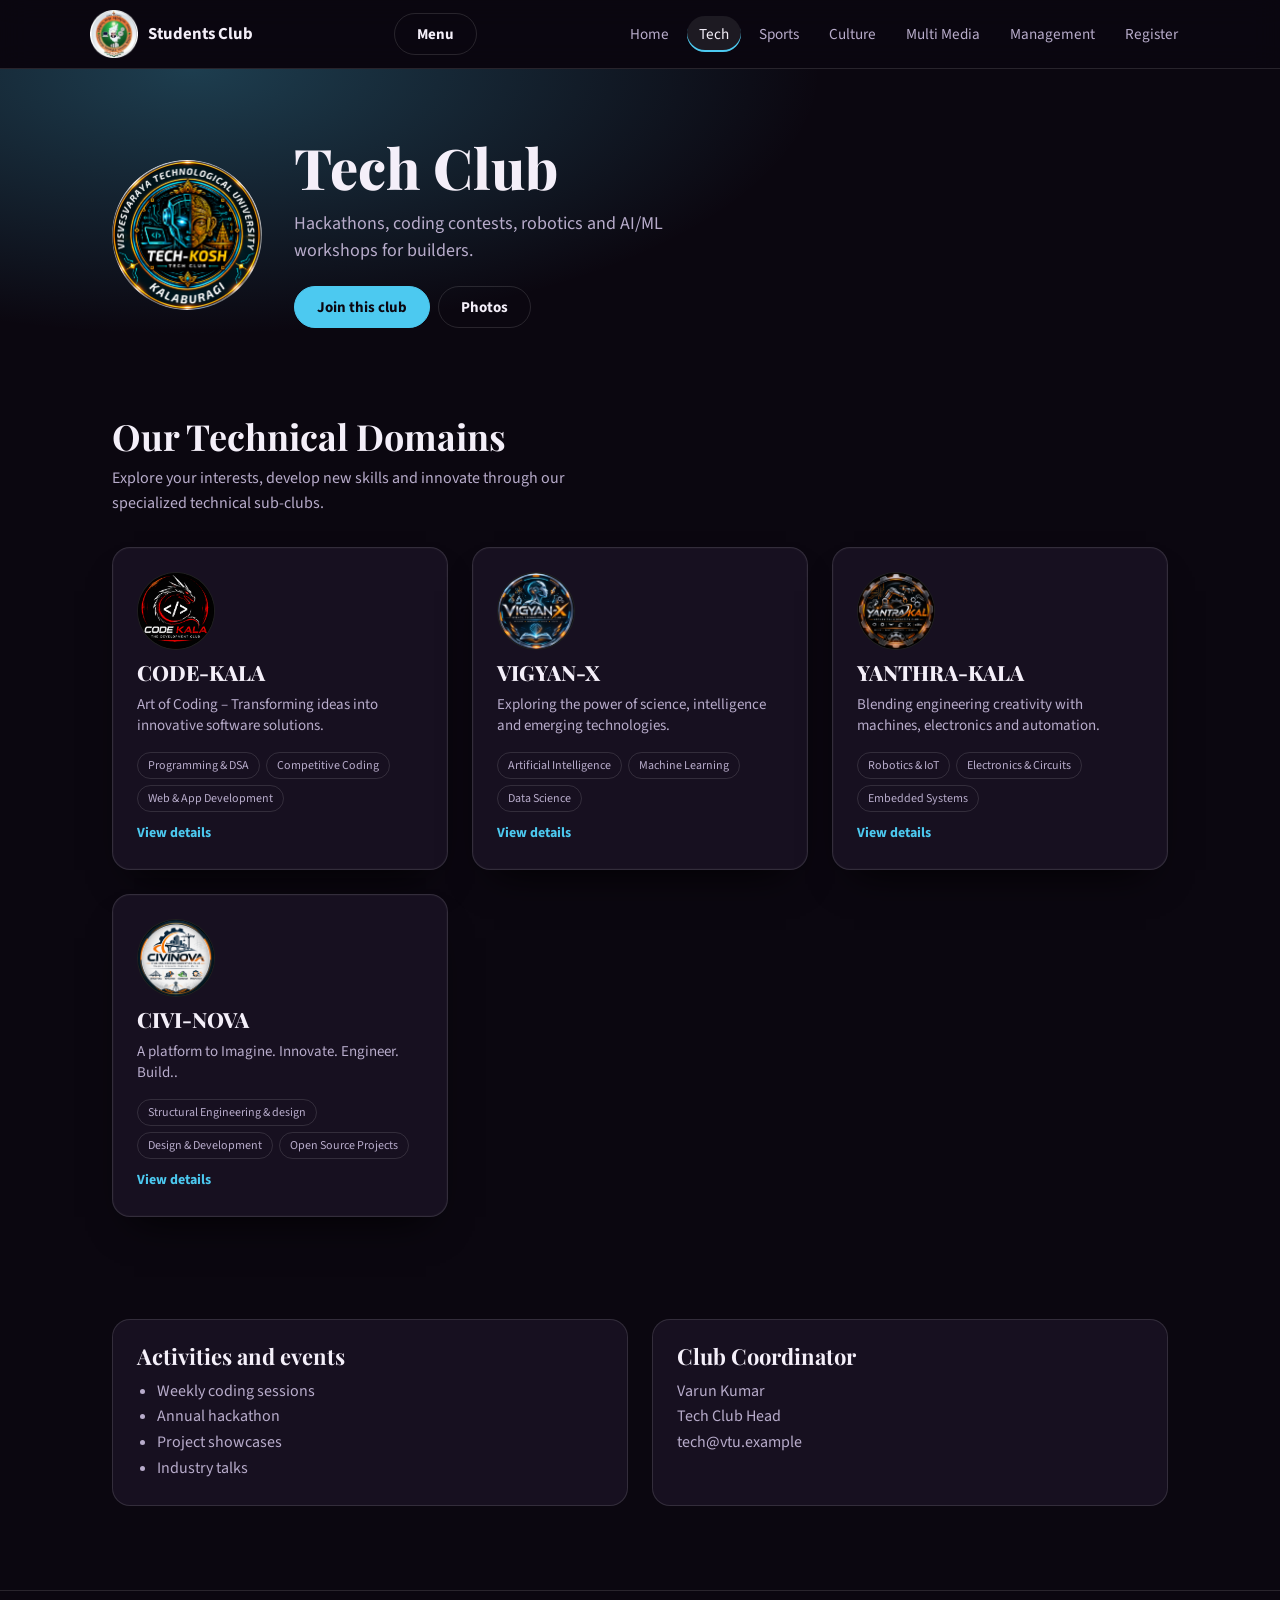
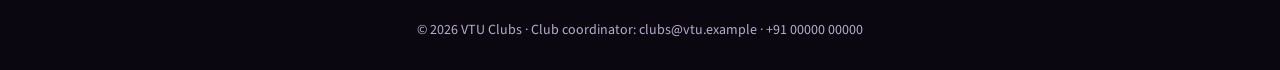
<file: frontend/tech.html>
<!DOCTYPE html>
<html lang="en">

<head>
     <meta charset="utf-8">
     <meta name="viewport" content="width=device-width, initial-scale=1, viewport-fit=cover">
     <title>Tech Club · VTU Clubs</title>
     <link rel="stylesheet"
          href="https://fonts.googleapis.com/css2?family=Playfair+Display:wght@600;800&family=Source+Sans+3:wght@400;600;700&display=swap">
     <link rel="stylesheet" href="assets/css/club-pages.css">
</head>

<body data-club="tech">

     <header class="cp-header">
          <div class="cp-wrap cp-bar">
               <a class="cp-brand" href="index.html#home" aria-label="VTU Clubs home"><img src="assets/images/logo.png"
                         alt="VTU logo"><span>Students Club</span></a>
               <button id="menu" class="cp-btn ghost cp-menu" aria-expanded="false" aria-controls="nav">Menu</button>
               <nav id="nav" class="cp-nav" aria-label="Main">
                    <a href="index.html#home">Home</a>
                    <a href="tech.html" aria-current="page">Tech</a>
                    <a href="sports.html">Sports</a>
                    <a href="culture.html">Culture</a>
                    <a href="multimedia.html">Multi Media</a>
                    <a href="management.html">Management</a>
                    <a href="index.html#register">Register</a>
               </nav>
          </div>
     </header>

     <main>
          <section class="cp-hero">
               <div class="cp-wrap">
                    <img src="assets/images/tech.png" alt="Tech Club badge">
                    <div>
                         <h1>Tech Club</h1>
                         <p>Hackathons, coding contests, robotics and AI/ML workshops for builders.</p>
                         <a class="cp-btn" href="index.html#register">Join this club</a><a class="cp-btn ghost"
                              href="index.html#gallery">Photos</a>
                    </div>
               </div>
          </section>

          <!-- ADD A SUB-CLUB: copy one whole <div class="cp-item"> ... </div> block below, paste it
      after the last one, and edit the text. The card face is the <button>; everything inside
      <template class="cp-detail"> is shown in the floating panel when the card is clicked.
      LOGO: each card uses assets/images/subclubs/<name>.png (appears twice per block: card + panel).
      Replace that file, or change the src in both places. -->
          <section class="cp-sec">
               <div class="cp-wrap">
                    <h2>Our Technical Domains</h2>
                    <p class="cp-sub">Explore your interests, develop new skills and innovate through our specialized
                         technical sub-clubs.</p>
                    <div class="cp-grid">
                         <div class="cp-item">
                              <button type="button" class="cp-card" aria-haspopup="dialog">
                                   <span class="cp-ico logo"><img src="assets/images/tech-subclubs/code-kala.png"
                                             alt="CODE-KALA logo" loading="lazy"></span>
                                   <strong class="cp-name">CODE-KALA</strong>
                                   <span class="cp-tg">Art of Coding – Transforming ideas into innovative software
                                        solutions.</span>
                                   <span class="cp-tags"><span>Programming & DSA</span><span>Competitive
                                             Coding</span><span>Web & App Development</span></span>
                                   <span class="cp-more">View details</span>
                              </button>
                              <template class="cp-detail">
                                   <div class="cp-ico logo"><img src="assets/images/tech-subclubs/code-kala.png"
                                             alt="CODE-KALA logo" loading="lazy"></div>
                                   <h3>CODE-KALA</h3>
                                   <p class="tg">Art of Coding – Transforming ideas into innovative software solutions.
                                   </p>
                                   <p>Add a longer description of CODE-KALA here.</p>
                                   <h4>What you will do</h4>
                                   <ul>
                                        <li>Programming & DSA</li>
                                        <li>Competitive Coding</li>
                                        <li>Web & App Development</li>
                                        <li>Hackathons</li>
                                   </ul>
                                   <dl>
                                        <dt>Meets</dt>
                                        <dd>Add day and venue</dd>
                                        <dt>Coordinator</dt>
                                        <dd>Add coordinator name</dd>
                                        <dt>Contact</dt>
                                        <dd>tech@vtu.example</dd>
                                   </dl>
                              </template>
                         </div>
                         <div class="cp-item">
                              <button type="button" class="cp-card" aria-haspopup="dialog">
                                   <span class="cp-ico logo"><img src="assets/images/tech-subclubs/vigyan-x.png"
                                             alt="VIGYAN-X logo" loading="lazy"></span>
                                   <strong class="cp-name">VIGYAN-X</strong>
                                   <span class="cp-tg">Exploring the power of science, intelligence and emerging
                                        technologies.</span>
                                   <span class="cp-tags"><span>Artificial Intelligence</span><span>Machine
                                             Learning</span><span>Data Science</span></span>
                                   <span class="cp-more">View details</span>
                              </button>
                              <template class="cp-detail">
                                   <div class="cp-ico logo"><img src="assets/images/tech-subclubs/vigyan-x.png"
                                             alt="VIGYAN-X logo" loading="lazy"></div>
                                   <h3>VIGYAN-X</h3>
                                   <p class="tg">Exploring the power of science, intelligence and emerging technologies.
                                   </p>
                                   <p>Add a longer description of VIGYAN-X here.</p>
                                   <h4>What you will do</h4>
                                   <ul>
                                        <li>Artificial Intelligence</li>
                                        <li>Machine Learning</li>
                                        <li>Data Science</li>
                                        <li>Research & Innovation</li>
                                   </ul>
                                   <dl>
                                        <dt>Meets</dt>
                                        <dd>Add day and venue</dd>
                                        <dt>Coordinator</dt>
                                        <dd>Add coordinator name</dd>
                                        <dt>Contact</dt>
                                        <dd>tech@vtu.example</dd>
                                   </dl>
                              </template>
                         </div>
                         <div class="cp-item">
                              <button type="button" class="cp-card" aria-haspopup="dialog">
                                   <span class="cp-ico logo"><img src="assets/images/tech-subclubs/yanthra-kala.png"
                                             alt="YANTHRA-KALA logo" loading="lazy"></span>
                                   <strong class="cp-name">YANTHRA-KALA</strong>
                                   <span class="cp-tg">Blending engineering creativity with machines, electronics and
                                        automation.</span>
                                   <span class="cp-tags"><span>Robotics & IoT</span><span>Electronics &
                                             Circuits</span><span>Embedded Systems</span></span>
                                   <span class="cp-more">View details</span>
                              </button>
                              <template class="cp-detail">
                                   <div class="cp-ico logo"><img src="assets/images/tech-subclubs/yanthra-kala.png"
                                             alt="YANTHRA-KALA logo" loading="lazy"></div>
                                   <h3>YANTHRA-KALA</h3>
                                   <p class="tg">Blending engineering creativity with machines, electronics and
                                        automation.</p>
                                   <p>Add a longer description of YANTHRA-KALA here.</p>
                                   <h4>What you will do</h4>
                                   <ul>
                                        <li>Robotics & IoT</li>
                                        <li>Electronics & Circuits</li>
                                        <li>Embedded Systems</li>
                                        <li>Automation Projects</li>
                                   </ul>
                                   <dl>
                                        <dt>Meets</dt>
                                        <dd>Add day and venue</dd>
                                        <dt>Coordinator</dt>
                                        <dd>Add coordinator name</dd>
                                        <dt>Contact</dt>
                                        <dd>tech@vtu.example</dd>
                                   </dl>
                              </template>
                         </div>
                         <div class="cp-item">
                              <button type="button" class="cp-card" aria-haspopup="dialog">
                                   <span class="cp-ico logo"><img src="assets/images/tech-subclubs/Civinova.png"
                                             alt="CIVI-NOVA logo" loading="lazy"></span>
                                   <strong class="cp-name">CIVI-NOVA</strong>
                                   <span class="cp-tg">A platform to Imagine. Innovate. Engineer. Build..</span>
                                   <span class="cp-tags"><span>Structural Engineering & design</span><span>Design &
                                             Development</span><span>Open Source Projects</span></span>
                                   <span class="cp-more">View details</span>
                              </button>
                              <template class="cp-detail">
                                   <div class="cp-ico logo"><img src="assets/images/tech-subclubs/Civinova.png"
                                             alt="CIVI-NOVA logo" loading="lazy"></div>
                                   <h3>CIVI-NOVA</h3>
                                   <p class="tg">A platform to Imagine. Innovate. Engineer. Build.</p>
                                   <p>Add a longer description of CIVI-NOVA here.</p>
                                   <h4>What you will do</h4>
                                   <ul>
                                        <li>Technical Workshops</li>
                                        <li>Tech Talks & Seminars</li>
                                        <li>Open Source Projects</li>
                                        <li>Technology Events</li>
                                   </ul>
                                   <dl>
                                        <dt>Meets</dt>
                                        <dd>Add day and venue</dd>
                                        <dt>Coordinator</dt>
                                        <dd>Add coordinator name</dd>
                                        <dt>Contact</dt>
                                        <dd>tech@vtu.example</dd>
                                   </dl>
                              </template>
                         </div>
                    </div>
               </div>
          </section>

          <section class="cp-sec">
               <div class="cp-wrap cp-two">
                    <div class="cp-box">
                         <h3>Activities and events</h3>
                         <ul>
                              <li>Weekly coding sessions</li>
                              <li>Annual hackathon</li>
                              <li>Project showcases</li>
                              <li>Industry talks</li>
                         </ul>
                    </div>
                    <div class="cp-box">
                         <h3>Club Coordinator</h3>
                         <p>Varun Kumar<br>Tech Club Head<br>tech@vtu.example</p>
                    </div>
               </div>
          </section>
     </main>

     <!-- Floating details panel (opened by a sub-club card) -->
     <dialog id="subclub-panel" class="cp-panel" aria-label="Sub-club details"></dialog>

     <footer>&copy; 2026 VTU Clubs &middot; Club coordinator: clubs@vtu.example &middot; +91 00000 00000</footer>

     <script src="assets/js/club-pages.js"></script>
</body>

</html>
</file>
<file: frontend/assets/css/style.css>
:root {
  --p1: url(../images/campus.jpg);
  --p2: url(../images/campus2.jpg);
  --clubs-bg: url(../images/bg.png);
  /* background of the "Our Clubs" section */
  --bg: #0b0710;
  --surf: rgba(255, 255, 255, .07);
  --text: #f6efe4;
  --muted: #cdc3b4;
  --gold: #f5b942;
  --orange: #ff7a1a;
  --r: 18px;
  color-scheme: dark;
  box-sizing: border-box;
}

*,
*::before,
*::after {
  box-sizing: inherit
}

html {
  scroll-padding-top: calc(76px + env(safe-area-inset-top, 0px));
  overflow-x: hidden;
  scroll-behavior: smooth
}

body {
  margin: 0;
  background: var(--bg);
  color: var(--text);
  font: 16px/1.6 "Source Sans 3", system-ui, sans-serif;
  overflow-x: hidden;
  width: 100%;
  min-width: 320px;
  -webkit-text-size-adjust: 100%;
  text-size-adjust: 100%
}

h1,
h2,
h3 {
  font-family: "Playfair Display", Georgia, serif;
  line-height: 1.15;
  margin: 0
}

a {
  color: inherit
}

:focus-visible {
  outline: 3px solid var(--gold);
  outline-offset: 3px;
  border-radius: 6px
}

.wrap {
  max-width: 1160px;
  margin: auto;
  padding: 0 clamp(14px, 3.5vw, 22px);
  width: 100%
}

/* header + nav */
header {
  position: sticky;
  top: 0;
  z-index: 100;
  background: rgba(11, 7, 16, .94);
  backdrop-filter: blur(14px);
  -webkit-backdrop-filter: blur(14px);
  border-bottom: 1px solid rgba(245, 185, 66, .3);
  padding-top: env(safe-area-inset-top, 0px)
}

.bar {
  display: flex;
  align-items: center;
  justify-content: space-between;
  gap: 12px;
  min-height: 70px;
  position: relative
}

.brand {
  display: flex;
  align-items: center;
  gap: 12px;
  font: 800 clamp(0.95rem, 2.2vw, 1.15rem) "Playfair Display", serif;
  text-decoration: none;
  min-width: 0
}

.brand img {
  width: clamp(42px, 8.5vw, 56px);
  height: clamp(42px, 8.5vw, 56px);
  flex-shrink: 0;
  object-fit: contain
}

.brand span {
  display: flex;
  flex-direction: column;
  min-width: 0
}

.brand small {
  display: block;
  font: 600 clamp(10px, 2vw, 12px) "Source Sans 3";
  color: var(--muted);
  white-space: nowrap;
  overflow: hidden;
  text-overflow: ellipsis;
  max-width: clamp(140px, 46vw, 380px)
}

nav {
  margin-left: auto;
  display: flex;
  gap: 4px;
  align-items: center
}

nav a,
.btn {
  min-height: 44px;
  display: inline-flex;
  align-items: center;
  justify-content: center;
  padding: 0 clamp(14px, 2.5vw, 18px);
  border-radius: 999px;
  text-decoration: none;
  font-family: inherit;
  font-size: 0.95rem;
  font-weight: 700;
  cursor: pointer;
  border: 1px solid transparent;
  background: none;
  color: inherit;
  transition: transform .2s, background .2s, color .2s;
  white-space: nowrap
}

nav a:hover,
nav a.on {
  background: var(--surf);
  color: var(--gold)
}

.btn {
  background: linear-gradient(135deg, var(--orange), var(--gold));
  color: #1a0d00
}

.btn:hover {
  transform: translateY(-2px) scale(1.02)
}

.btn.ghost {
  background: none;
  color: var(--text);
  border-color: rgba(245, 185, 66, .55)
}

.btn[disabled] {
  opacity: .4
}

#menu {
  display: none;
  margin-left: auto;
  flex-shrink: 0
}

.bar {
  display: flex;
  align-items: center;
  justify-content: space-between;
  gap: 12px;
  min-height: 64px;
  position: relative
}

.brand {
  display: flex;
  align-items: center;
  gap: 10px;
  font: 800 clamp(0.95rem, 2.2vw, 1.15rem) "Playfair Display", serif;
  text-decoration: none;
  min-width: 0
}

.brand img {
  width: clamp(36px, 7.5vw, 46px);
  height: clamp(36px, 7.5vw, 46px);
  flex-shrink: 0;
  object-fit: contain
}

.brand span {
  display: flex;
  flex-direction: column;
  min-width: 0
}

.brand small {
  display: block;
  font: 600 clamp(10px, 2vw, 12px) "Source Sans 3";
  color: var(--muted);
  white-space: nowrap;
  overflow: hidden;
  text-overflow: ellipsis;
  max-width: clamp(140px, 46vw, 380px)
}

nav {
  margin-left: auto;
  display: flex;
  gap: 4px;
  align-items: center
}

nav a,
.btn {
  min-height: 44px;
  display: inline-flex;
  align-items: center;
  justify-content: center;
  padding: 0 clamp(14px, 2.5vw, 18px);
  border-radius: 999px;
  text-decoration: none;
  font-family: inherit;
  font-size: 0.95rem;
  font-weight: 700;
  cursor: pointer;
  border: 1px solid transparent;
  background: none;
  color: inherit;
  transition: transform .2s, background .2s, color .2s;
  white-space: nowrap
}

nav a:hover,
nav a.on {
  background: var(--surf);
  color: var(--gold)
}

.btn {
  background: linear-gradient(135deg, var(--orange), var(--gold));
  color: #1a0d00
}

.btn:hover {
  transform: translateY(-2px) scale(1.02)
}

.btn.ghost {
  background: none;
  color: var(--text);
  border-color: rgba(245, 185, 66, .55)
}

.btn[disabled] {
  opacity: .4
}

#menu {
  display: none;
  margin-left: auto;
  flex-shrink: 0
}

/* pages */
.page {
  display: none
}

.page.on {
  display: block;
  animation: enter .7s cubic-bezier(.2, .8, .2, 1)
}

@keyframes enter {
  from {
    opacity: 0;
    transform: perspective(1200px) rotateX(8deg) translateY(30px) scale(.97)
  }
}

/* hero */
.hero {
  position: relative;
  min-height: calc(100vh - 64px);
  min-height: calc(100svh - 64px);
  display: flex;
  flex-direction: column;
  align-items: center;
  justify-content: flex-start;
  padding: clamp(8px, 2vw, 16px) 0 54px;
  overflow: hidden;
  perspective: 1200px;
}

.bg {
  position: absolute;
  inset: -20px;
  background: linear-gradient(rgba(11, 7, 16, .45), rgba(11, 7, 16, .85)), var(--p1) center/cover;
  transition: transform .2s;
  will-change: transform;
  pointer-events: none;
  z-index: 0;
}

#gl {
  position: absolute;
  inset: 0;
  width: 100%;
  height: 100%;
  pointer-events: none;
  z-index: 1;
}

.hero .wrap {
  position: relative;
  z-index: 2;
  text-align: center;
  width: 100%;
}

.hero h1 {
  font-size: clamp(1.65rem, 4.4vw, 3.2rem);
  text-shadow: 0 4px 30px #000;
  margin: 6px auto;
  word-break: break-word;
  line-height: 1.2;
}

.hero h1 span {
  color: var(--gold);
}

.hero p.l {
  max-width: 56ch;
  margin: 4px auto 10px;
  font-size: clamp(0.92rem, 2.2vw, 1.06rem);
  color: var(--muted);
  text-shadow: 0 2px 10px #000;
  padding: 0 8px;
}

/* spinning ring: responsive across mobile, tablet, and desktop */
.stage {
  height: 320px;
  perspective: 1400px;
  margin: 8px auto 0;
  display: grid;
  place-items: center;
  width: 100%;
  max-width: 100vw;
}

.ring {
  --rz: 350px;
  position: relative;
  width: 215px;
  height: 215px;
  transform-style: preserve-3d;
  animation: spin 28s linear infinite;
}

.stage:hover .ring,
.stage:focus-within .ring {
  animation-play-state: paused;
}

@keyframes spin {
  to {
    transform: rotateY(-360deg);
  }
}

.face {
  position: absolute;
  inset: 0;
  border-radius: 50%;
  padding: 0;
  border: 2.5px solid var(--gold);
  background: #000 center/cover;
  box-shadow: 0 0 clamp(20px, 4.5vw, 44px) rgba(255, 122, 26, .6);
  cursor: pointer;
  transform: rotateY(calc(var(--i)*72deg)) translateZ(var(--rz));
  transition: box-shadow .3s, border-color .3s;
  touch-action: manipulation;
  backface-visibility: hidden;
  -webkit-backface-visibility: hidden;
}

.face:hover {
  box-shadow: 0 0 clamp(28px, 6vw, 76px) rgba(245, 185, 66, .95);
  border-color: #fff;
}

.face img {
  width: 100%;
  height: 100%;
  border-radius: 50%;
  display: block;
  object-fit: cover;
}

/* news ticker: pinned to the bottom of the hero viewport */
.ticker {
  position: relative;
  margin-top: 50px;
  /* Moves NEWS ticker lower */
  inset: auto 0 0;
  background: rgba(8, 5, 12, .95);
  backdrop-filter: blur(10px);
  -webkit-backdrop-filter: blur(10px);
  border-block: 1px solid rgba(245, 185, 66, .45);
  overflow: hidden;
  display: flex;
  align-items: center;
  width: 100%;
  z-index: 10;
  min-height: 44px;
  box-shadow: 0 -4px 20px rgba(0, 0, 0, .6);
}

.ticker b {
  padding: 10px clamp(14px, 2.5vw, 22px);
  background: var(--orange);
  color: #1a0d00;
  z-index: 2;
  flex-shrink: 0;
  font-size: clamp(0.8rem, 2vw, 0.9rem);
  letter-spacing: 0.06em;
  font-weight: 800;
  display: inline-flex;
  align-items: center;
  box-shadow: 4px 0 16px rgba(0, 0, 0, .5);
}

.track {
  display: flex;
  gap: 48px;
  white-space: nowrap;
  padding: 8px 0 8px 100%;
  animation: slide 45s linear infinite;
  font-size: clamp(0.85rem, 2vw, 0.96rem);
  color: var(--text);
}

.ticker:hover .track,
.ticker:focus-within .track {
  animation-play-state: paused;
}

@keyframes slide {
  to {
    transform: translateX(-100%);
  }
}

/* sections */
section.s {
  padding: clamp(44px, 7vw, 72px) 0
}

h2 {
  font-size: clamp(1.65rem, 4vw, 2.5rem);
  margin-bottom: 8px;
  word-break: break-word
}

.sub {
  color: var(--muted);
  margin: 0 0 24px;
  font-size: clamp(0.92rem, 2.2vw, 1.02rem)
}

.top {
  padding: clamp(36px, 6vw, 56px) 0 8px
}

/* Our Clubs: background image + floating cards */
section.clubs {
  position: relative;
  padding: clamp(56px, 8vw, 88px) 0;
  background: linear-gradient(rgba(11, 7, 16, .55), rgba(11, 7, 16, .86)), var(--clubs-bg) center/cover no-repeat;
  border-block: 1px solid rgba(245, 185, 66, .25)
}

section.clubs h2,
section.clubs .sub {
  text-shadow: 0 2px 14px #000
}

section.clubs .sub {
  color: #e6dccd
}

@media(min-width:901px) {
  section.clubs {
    background-attachment: scroll, fixed
  }
}

.g5 {
  --gap: clamp(14px, 3vw, 26px);
  display: flex;
  flex-wrap: wrap;
  justify-content: center;
  gap: var(--gap);
  perspective: 1000px;
  padding: 18px 0 32px;
  width: 100%
}

.g5 .card {
  flex: 0 0 calc((100% - 2*var(--gap))/3);
  max-width: 360px;
  padding: clamp(18px, 4vw, 24px);
  background: rgba(18, 10, 28, .76);
  animation: cardfloat 6s ease-in-out infinite
}

.g5 .card img {
  width: clamp(74px, 20vw, 110px);
  max-width: 110px;
  aspect-ratio: 1;
  object-fit: contain;
  margin: 0 auto;
  display: block
}

.g5 .card:nth-child(2) {
  animation-delay: -1.2s
}

.g5 .card:nth-child(3) {
  animation-delay: -2.4s
}

.g5 .card:nth-child(4) {
  animation-delay: -3.6s
}

.g5 .card:nth-child(5) {
  animation-delay: -4.8s
}

.g5 .card:hover {
  animation-play-state: paused
}

.g5 .card h3 {
  font-size: clamp(1.2rem, 3.2vw, 1.4rem)
}

.g5 .card p {
  font-size: clamp(0.88rem, 2.2vw, 0.96rem);
  line-height: 1.5
}

@keyframes cardfloat {
  50% {
    translate: 0 -12px
  }
}

.g4 {
  display: grid;
  grid-template-columns: repeat(4, 1fr);
  gap: 18px;
  perspective: 1000px;
  width: 100%
}

.tilt {
  transform-style: preserve-3d;
  transition: transform .15s ease-out;
  will-change: transform
}

.card {
  display: block;
  text-align: center;
  text-decoration: none;
  padding: clamp(16px, 3vw, 20px);
  border-radius: var(--r);
  background: var(--surf);
  border: 1px solid rgba(245, 185, 66, .55);
  box-shadow: 0 0 28px rgba(255, 122, 26, .2)
}

.card img {
  width: clamp(70px, 18vw, 100px);
  border-radius: 50%;
  transform: translateZ(50px);
  box-shadow: 0 14px 30px #000;
  margin: 0 auto
}

.card h3 {
  margin: 12px 0 4px;
  color: var(--gold);
  transform: translateZ(30px)
}

.card p {
  margin: 0;
  color: var(--muted);
  font-size: .95rem
}

.club-hero {
  position: relative;
  padding: clamp(40px, 6vw, 64px) 0;
  overflow: hidden
}

.club-hero .bg {
  inset: 0
}

.club-hero .wrap {
  position: relative;
  display: grid;
  grid-template-columns: 240px 1fr;
  gap: clamp(18px, 4vw, 32px);
  align-items: center
}

.club-hero img {
  width: clamp(140px, 26vw, 240px);
  border-radius: 50%;
  animation: bob 5s ease-in-out infinite;
  box-shadow: 0 0 60px rgba(255, 122, 26, .6);
  margin: 0 auto
}

@keyframes bob {
  50% {
    transform: translateY(-12px) rotateY(14deg)
  }
}

.two {
  display: grid;
  grid-template-columns: repeat(auto-fit, minmax(clamp(260px, 46vw, 440px), 1fr));
  gap: clamp(14px, 3vw, 20px);
  width: 100%
}

.box {
  background: var(--surf);
  border: 1px solid rgba(255, 255, 255, .12);
  border-radius: var(--r);
  padding: clamp(16px, 4vw, 22px);
  width: 100%
}

.box ul {
  margin: 0;
  padding-left: 20px;
  color: var(--muted)
}

/* gallery */
.filters {
  display: flex;
  flex-wrap: wrap;
  gap: clamp(6px, 1.5vw, 10px);
  margin-bottom: 22px;
  width: 100%
}

.chip {
  min-height: 40px;
  padding: 0 clamp(12px, 2.5vw, 18px);
  border-radius: 999px;
  border: 1px solid rgba(245, 185, 66, .45);
  background: none;
  color: var(--text);
  cursor: pointer;
  font-family: inherit;
  font-size: clamp(0.82rem, 2vw, 0.95rem);
  font-weight: 700;
  transition: background .2s, color .2s
}

.chip[aria-pressed=true] {
  background: var(--gold);
  color: #1a0d00
}

.chip.danger {
  color: #ff9a9a;
  border-color: rgba(255, 154, 154, .45)
}

.chip.danger:hover {
  background: rgba(255, 154, 154, .15)
}

.grid {
  display: grid;
  grid-template-columns: repeat(auto-fill, minmax(clamp(150px, 44vw, 240px), 1fr));
  gap: clamp(10px, 2.5vw, 16px);
  perspective: 1000px;
  width: 100%
}

.ph {
  aspect-ratio: 4/3;
  border-radius: 14px;
  border: 1px solid rgba(245, 185, 66, .3);
  cursor: pointer;
  display: flex;
  align-items: flex-end;
  padding: 10px;
  color: #fff;
  font: inherit;
  text-align: left;
  background-repeat: no-repeat;
  background-size: 330% auto
}

.ph span {
  background: rgba(0, 0, 0, .68);
  backdrop-filter: blur(4px);
  padding: 4px 10px;
  border-radius: 8px;
  font-size: clamp(0.74rem, 2vw, 0.85rem);
  line-height: 1.3;
  max-width: 100%;
  overflow: hidden;
  text-overflow: ellipsis;
  white-space: nowrap
}

.pager {
  display: flex;
  gap: 10px;
  justify-content: center;
  align-items: center;
  margin-top: 22px;
  flex-wrap: wrap
}

dialog {
  width: min(720px, 94vw);
  max-height: 90vh;
  overflow: auto;
  background: #150d20;
  color: var(--text);
  border: 1px solid var(--gold);
  border-radius: clamp(12px, 3vw, var(--r));
  padding: clamp(16px, 4vw, 24px);
  margin: auto;
  box-sizing: border-box
}

dialog::backdrop {
  background: rgba(0, 0, 0, .82);
  backdrop-filter: blur(4px)
}

.big {
  aspect-ratio: 16/9;
  border-radius: 12px;
  background-repeat: no-repeat;
  background-size: 260% auto;
  margin: 12px 0
}

#dlg-img {
  max-width: 100%;
  max-height: 65vh;
  object-fit: contain;
  border-radius: 12px;
  display: block;
  margin: 10px auto
}

/* forms + admin */
.form {
  width: 100%;
  max-width: 600px;
  background: var(--surf);
  padding: clamp(16px, 5vw, 28px);
  border-radius: clamp(12px, 3vw, var(--r));
  border: 1px solid rgba(245, 185, 66, .35);
  box-sizing: border-box
}

label {
  display: block;
  font-weight: 600;
  margin: 14px 0 4px;
  font-size: 0.92rem
}

input,
select,
textarea {
  width: 100%;
  min-height: 44px;
  padding: 10px 14px;
  border-radius: 10px;
  border: 1px solid rgba(255, 255, 255, .28);
  background: #0e0817;
  color: var(--text);
  font: inherit;
  font-size: 16px;
  box-sizing: border-box
}

.err {
  color: #ff9a9a;
  font-size: .9rem;
  min-height: 1.2em;
  margin: 4px 0 0
}

.steps {
  color: var(--muted);
  font-size: clamp(0.82rem, 2.2vw, 0.9rem);
  margin-bottom: 10px
}

.steps b {
  color: var(--gold)
}

.note {
  font-size: .85rem;
  color: var(--muted);
  border-left: 3px solid var(--orange);
  padding-left: 12px;
  margin-top: 16px;
  overflow-wrap: anywhere
}

/* admin tables */
.tbl {
  width: 100%;
  border-collapse: collapse;
  font-size: 0.9rem;
  margin-top: 10px;
}

.tbl th {
  padding: 12px 10px;
  color: var(--gold);
  border-bottom: 2px solid rgba(245, 185, 66, .35);
  font-weight: 700;
  white-space: nowrap;
}

.tbl td {
  padding: 10px 10px;
  border-bottom: 1px solid rgba(255, 255, 255, .08);
  color: var(--text);
  vertical-align: middle;
}

.tbl tr:hover td {
  background: rgba(245, 185, 66, .04);
}

.tbl select {
  padding: 4px 8px;
  font-size: 0.85rem;
  min-height: 32px;
  border-radius: 6px;
  background: var(--bg);
  color: var(--text);
  border: 1px solid rgba(245, 185, 66, .4);
}

.id {
  font: 800 clamp(1.8rem, 5vw, 2.2rem) "Playfair Display";
  color: var(--gold);
  overflow-wrap: anywhere
}

/* captcha box in registration */
.captcha-box {
  margin: 14px 0 10px;
  text-align: left;
}

.captcha-box label {
  display: block;
  margin-bottom: 6px;
  font-weight: 700;
  font-size: 0.9rem;
  color: var(--muted);
}

.captcha-row {
  display: flex;
  align-items: center;
  gap: 12px;
  margin-bottom: 8px;
  flex-wrap: wrap;
}

.captcha-visual {
  background: #140d1e;
  border: 1px solid rgba(245, 185, 66, .45);
  border-radius: 8px;
  padding: 4px 8px;
  display: inline-flex;
  align-items: center;
  justify-content: center;
  box-shadow: inset 0 2px 6px rgba(0, 0, 0, .5);
}

.captcha-visual canvas {
  display: block;
  border-radius: 4px;
  max-width: 100%;
  height: auto;
}

.captcha-row button {
  height: 38px;
  padding: 0 14px;
  font-size: 0.85rem;
  cursor: pointer;
}

.otp-card {
  background: rgba(255, 255, 255, .03);
  border: 1px solid rgba(212, 175, 55, .2);
  border-radius: 16px;
  padding: clamp(18px, 4vw, 26px) clamp(12px, 3vw, 20px);
  text-align: center;
  margin: 16px 0;
  width: 100%;
  box-sizing: border-box
}

.otp-icon {
  font-size: 2.2rem;
  margin-bottom: 6px
}

.otp-sub {
  font-size: clamp(0.85rem, 2vw, 0.92rem);
  color: var(--text);
  margin-bottom: 16px
}

.otp-label {
  font-size: .82rem;
  text-transform: uppercase;
  letter-spacing: 1.5px;
  color: var(--gold);
  margin-bottom: 8px;
  font-weight: 700
}

.otp-input {
  font-family: 'Courier New', Courier, monospace;
  font-size: clamp(1.4rem, 6vw, 2rem);
  font-weight: 800;
  letter-spacing: clamp(6px, 3vw, 12px);
  text-align: center;
  width: 100%;
  max-width: 280px;
  margin: 0 auto 12px;
  padding: 8px 10px;
  border: 2px solid rgba(212, 175, 55, .45);
  border-radius: 12px;
  background: #090d14;
  color: var(--gold);
  display: block;
  transition: border-color .2s, box-shadow .2s;
  box-sizing: border-box
}

.otp-input:focus {
  outline: none;
  border-color: var(--gold);
  box-shadow: 0 0 16px rgba(212, 175, 55, .4)
}

.otp-actions {
  display: flex;
  justify-content: center;
  gap: 8px;
  flex-wrap: wrap;
  margin-top: 14px;
  width: 100%
}

.otp-actions .btn {
  flex: 1 1 auto;
  min-width: 100px
}

.stats {
  display: grid;
  grid-template-columns: repeat(auto-fit, minmax(clamp(110px, 26vw, 150px), 1fr));
  gap: clamp(10px, 2.5vw, 14px);
  margin-bottom: 22px;
  width: 100%
}

.stats .box {
  text-align: center
}

.stats .box b {
  display: block;
  font: 800 clamp(1.5rem, 5vw, 2rem) "Playfair Display";
  color: var(--gold)
}

table {
  width: 100%;
  border-collapse: collapse;
  font-size: .9rem
}

th,
td {
  padding: 8px;
  text-align: left;
  border-bottom: 1px solid rgba(255, 255, 255, .12)
}

.tw {
  width: 100%;
  overflow-x: auto;
  -webkit-overflow-scrolling: touch
}

.row {
  display: flex;
  gap: 10px;
  flex-wrap: wrap;
  align-items: center;
  justify-content: space-between;
  padding: 10px 0;
  border-bottom: 1px solid rgba(255, 255, 255, .1);
  min-width: 0
}

.row>span {
  min-width: 0;
  overflow-wrap: anywhere;
  word-break: break-word
}

code {
  overflow-wrap: anywhere;
  word-break: break-all
}

footer {
  padding: clamp(20px, 4vw, 32px) clamp(14px, 3.5vw, 22px);
  border-top: 1px solid rgba(255, 255, 255, .1);
  color: var(--muted);
  text-align: center;
  font-size: 0.92rem;
  padding-bottom: calc(clamp(20px, 4vw, 32px) + env(safe-area-inset-bottom, 0px))
}

/* ===== College name marquee (home page, above the heading) ===== */
.college-marquee {
  position: relative;
  z-index: 3;
  overflow: hidden;
  white-space: nowrap;
  width: 100%;
  margin: 0 auto 10px;
  padding: 6px 0;
  background: rgba(0, 0, 0, .45);
  backdrop-filter: blur(4px);
  border-top: 1px solid rgba(255, 190, 70, .4);
  border-bottom: 1px solid rgba(255, 190, 70, .4)
}

.cm-track {
  display: inline-flex;
  width: max-content;
  animation: cm-scroll 40s linear infinite
}

.cm-track span {
  padding-right: 48px;
  font-weight: 800;
  text-transform: uppercase;
  letter-spacing: .08em;
  font-size: clamp(11px, 1.6vw, 15px);
  color: #ffd27a
}

.cm-track span::after {
  content: "\25C6";
  margin-left: 48px;
  color: #ff9a2e
}

.college-marquee:hover .cm-track {
  animation-play-state: paused
}

@keyframes cm-scroll {
  from {
    transform: translateX(0)
  }

  to {
    transform: translateX(-25%)
  }
}

/* ===== Leader photo and caption ===== */
.college-bar {
  --leader: clamp(80px, 10vw, 140px);
  --leader-drop: clamp(40px, 5vw, 65px);
  position: relative;
  margin: 0 0 10px;
  width: 100%
}

.college-bar .college-marquee {
  margin: 0
}

.leader {
  position: absolute;
  top: calc(100% + var(--leader-drop));
  z-index: 3;
  width: var(--leader);
  height: var(--leader);
  object-fit: cover;
  border-radius: 50%;
  border: 3px solid var(--gold);
  background: #000;
  box-shadow: 0 0 34px rgba(255, 122, 26, .6);
  animation: leader-float 4.5s ease-in-out infinite
}

.leader.left {
  left: clamp(4px, 1.5vw, 24px)
}

.leader.right {
  right: 0;
  animation-delay: -2.25s
}

@keyframes leader-float {
  50% {
    translate: 0 -10px
  }
}

.college-bar>p {
  position: absolute;
  z-index: 3;
  top: calc(100% + var(--leader-drop) + var(--leader) + 10px);
  margin: 0;
  padding: 6px 12px;
  text-align: center;
  white-space: nowrap;
  font-size: clamp(11px, 1vw, 13px);
  font-weight: 800;
  line-height: 1.35;
  color: var(--gold);
  text-shadow: 0 2px 10px #000;
  background: rgba(0, 0, 0, .6);
  border: 1px solid rgba(245, 185, 66, .4);
  border-radius: 12px;
  animation: leader-float 4.5s ease-in-out infinite
}

.college-bar>p::first-line {
  font-size: .85em;
  font-weight: 600;
  letter-spacing: .06em;
  text-transform: uppercase;
  color: #f6efe4
}

.leader.left+p {
  left: clamp(4px, 1.5vw, 24px);
  transform: translateX(calc((var(--leader) - 100%) / 2))
}

.leader.right+p {
  right: 0;
  animation-delay: -2.25s
}

/* Tablets and mobiles: stack marquee, leader photo and caption neatly to prevent header overlap */
@media(max-width:768px) {
  .college-bar {
    display: flex;
    flex-direction: column;
    align-items: center;
    gap: 8px;
    margin: 0 0 12px;
    position: relative
  }

  .college-bar .college-marquee {
    order: 1;
    width: 100%
  }

  .college-bar .leader.left,
  .college-bar .leader.right {
    position: static;
    order: 2;
    width: clamp(66px, 14vw, 88px);
    height: clamp(66px, 14vw, 88px);
    margin: 0 auto;
    animation: none
  }

  .college-bar>p {
    position: static;
    order: 3;
    margin: 0 auto;
    white-space: normal;
    text-align: center;
    font-size: clamp(11px, 2.2vw, 13px);
    padding: 4px 14px;
    border-radius: 999px;
    background: rgba(0, 0, 0, .6);
    border: 1px solid rgba(245, 185, 66, .35);
    animation: none;
    max-width: 92vw
  }

  .college-bar>p::first-line {
    display: block;
    font-size: .82em;
    letter-spacing: .05em
  }
}

/* responsive breakpoints */
@media(min-width:769px) and (max-width:1024px) {
  .stage {
    height: 280px;
    perspective: 1200px
  }

  .ring {
    --rz: 260px;
    width: 170px;
    height: 170px
  }
}

@media(max-width:900px) {
  .g4 {
    grid-template-columns: repeat(2, 1fr)
  }

  .g5 .card {
    flex-basis: calc((100% - var(--gap))/2);
    max-width: 440px
  }
}

@media(max-width:768px) {
  #menu {
    display: inline-flex
  }

  .stage {
    height: clamp(200px, 48vw, 255px);
    perspective: 1100px
  }

  .ring {
    --rz: clamp(116px, 29vw, 160px);
    width: clamp(94px, 23vw, 128px);
    height: clamp(94px, 23vw, 128px)
  }

  nav#nav.open {
    display: flex;
    animation: navEnter .2s ease-out
  }

  @keyframes navEnter {
    from {
      opacity: 0;
      transform: translateY(-8px)
    }

    to {
      opacity: 1;
      transform: translateY(0)
    }
  }

  nav#nav a {
    width: 100%;
    min-height: 44px;
    display: flex;
    align-items: center;
    padding: 10px 16px;
    border-radius: 10px;
    border: 1px solid rgba(255, 255, 255, .06);
    background: rgba(255, 255, 255, .02);
    justify-content: flex-start
  }

  nav#nav a:hover,
  nav#nav a.on {
    background: rgba(245, 185, 66, .14);
    border-color: rgba(245, 185, 66, .45);
    color: var(--gold)
  }

  .club-hero .wrap {
    grid-template-columns: 1fr;
    text-align: center
  }

  .club-hero img {
    margin: 0 auto
  }

  .stage {
    height: clamp(190px, 45vw, 240px);
    perspective: 1100px
  }

  .ring {
    --rz: clamp(110px, 28vw, 150px);
    width: clamp(86px, 22vw, 120px);
    height: clamp(86px, 22vw, 120px)
  }

  /* admin row inputs on mobile */
  #admin-dash .box .row select,
  #admin-dash .box .row input {
    max-width: 100% !important;
    width: 100%
  }

  #admin-dash .box .row button {
    width: 100%
  }
}

@media(max-width:640px) {
  .g4 {
    grid-template-columns: 1fr
  }

  .g5 .card {
    flex-basis: 100%;
    max-width: 100%
  }

  @keyframes cardfloat {
    50% {
      translate: 0 -6px
    }
  }
}

@media(max-width:360px) {
  .stage {
    height: 180px
  }

  .ring {
    --rz: 102px;
    width: 82px;
    height: 82px
  }

  .btn {
    padding: 0 14px;
    font-size: 0.9rem
  }
}

/* short desktop or mobile landscape windows */
@media(min-width:769px) and (max-height:720px) {
  .hero {
    min-height: auto;
    padding-bottom: 56px
  }

  .stage {
    height: 260px
  }

  .ring {
    --rz: 260px;
    width: 160px;
    height: 160px
  }
}

@media(max-width:768px) and (max-height:650px) {
  .hero {
    min-height: auto;
    padding-bottom: 56px
  }

  .stage {
    height: 180px
  }

  .ring {
    --rz: 110px;
    width: 82px;
    height: 82px
  }
}

@media(prefers-reduced-motion:reduce) {
  * {
    animation: none !important;
    transition: none !important
  }

  .stage {
    height: auto;
    perspective: none
  }

  .ring {
    width: auto;
    height: auto;
    display: grid;
    grid-template-columns: repeat(5, 80px);
    justify-content: center;
    gap: 10px
  }

  .face {
    position: static;
    width: 80px;
    height: 80px;
    transform: none
  }

  .track {
    padding-left: 0
  }

  .ticker {
    overflow-x: auto
  }
}

/* lets the HTML hidden attribute win over display:flex/grid rules (used for show/hide in main.js) */
[hidden] {
  display: none !important
}

/* ===== Admin Photo Upload Preview & Rich Cards ===== */
.upload-preview {
  display: flex;
  align-items: center;
  gap: 14px;
  padding: 12px 14px;
  margin: 12px 0;
  background: rgba(255, 255, 255, .04);
  border: 1px dashed var(--gold);
  border-radius: 12px;
  flex-wrap: wrap
}

.upload-preview img {
  width: 64px;
  height: 64px;
  object-fit: cover;
  border-radius: 8px;
  border: 1px solid rgba(245, 185, 66, .4);
  background: #000;
  flex-shrink: 0
}

.upload-preview-details {
  flex: 1;
  min-width: 160px;
  display: flex;
  flex-direction: column;
  gap: 3px
}

.upload-preview-details strong {
  font-size: .92rem;
  color: var(--text);
  overflow: hidden;
  text-overflow: ellipsis;
  white-space: nowrap
}

.upload-preview-details small {
  color: var(--gold);
  font-size: .82rem;
  font-weight: 600
}

.upload-preview .chip {
  min-height: 34px;
  padding: 0 12px;
  font-size: .85rem
}

.admin-photo-row {
  display: flex;
  align-items: center;
  gap: 12px;
  padding: 10px 0;
  border-bottom: 1px solid rgba(255, 255, 255, .08)
}

.admin-photo-thumb {
  width: 52px;
  height: 52px;
  object-fit: cover;
  border-radius: 8px;
  border: 1px solid rgba(245, 185, 66, .35);
  flex-shrink: 0;
  background: #050308
}

.admin-photo-info {
  flex: 1;
  min-width: 0
}

.admin-photo-info strong {
  display: block;
  font-size: .92rem;
  overflow: hidden;
  text-overflow: ellipsis;
  white-space: nowrap;
  color: var(--text)
}

.admin-photo-info small {
  display: block;
  font-size: .8rem;
  color: var(--muted);
  margin-top: 2px
}

.admin-toast {
  padding: 12px 16px;
  border-radius: 10px;
  margin-bottom: 16px;
  font-size: .92rem;
  font-weight: 600;
  display: flex;
  align-items: center;
  gap: 10px
}

.admin-toast.success {
  background: rgba(34, 197, 94, .15);
  border: 1px solid #22c55e;
  color: #4ade80
}

/* ===== Dedicated Photo Management Page (Matches Public Gallery) ===== */
.admin-ph {
  position: relative;
  flex-direction: column;
  justify-content: space-between;
  padding: 12px;
  overflow: hidden;
  background-size: cover;
  background-position: center;
  border-radius: 14px;
  border: 1px solid rgba(245, 185, 66, .45);
  box-shadow: 0 0 24px rgba(255, 122, 26, .15);
  aspect-ratio: 4/3;
  transition: box-shadow .2s, border-color .2s
}

.admin-ph:hover {
  border-color: var(--gold);
  box-shadow: 0 0 32px rgba(255, 190, 70, .35)
}

.admin-ph-badge {
  align-self: flex-start;
  background: rgba(0, 0, 0, .75);
  backdrop-filter: blur(4px);
  border: 1px solid var(--gold);
  color: var(--gold);
  padding: 3px 10px;
  border-radius: 999px;
  font-size: .76rem;
  font-weight: 800;
  letter-spacing: .05em;
  text-transform: uppercase
}

.admin-ph-meta {
  width: calc(100% + 24px);
  background: linear-gradient(to top, rgba(0, 0, 0, .95) 0%, rgba(0, 0, 0, .75) 60%, transparent 100%);
  padding: 18px 12px 10px;
  border-radius: 0 0 14px 14px;
  display: flex;
  flex-direction: column;
  gap: 3px;
  margin: 0 -12px -12px
}

.admin-ph-meta strong {
  font-size: .95rem;
  color: #fff;
  white-space: nowrap;
  overflow: hidden;
  text-overflow: ellipsis;
  font-weight: 700
}

.admin-ph-meta small {
  font-size: .8rem;
  color: var(--gold);
  white-space: nowrap;
  overflow: hidden;
  text-overflow: ellipsis
}

.admin-ph-actions {
  display: flex;
  gap: 6px;
  margin-top: 6px
}

.admin-ph-actions .chip {
  min-height: 32px;
  padding: 0 12px;
  font-size: .82rem;
  flex: 1;
  display: inline-flex;
  align-items: center;
  justify-content: center;
  background: rgba(0, 0, 0, .6);
  backdrop-filter: blur(3px)
}

.admin-ph-actions .chip:hover {
  background: var(--gold);
  color: #1a0d00
}

.admin-ph-actions .chip.danger:hover {
  background: rgba(255, 154, 154, .25)
}
</file>
<file: frontend/assets/css/coordinator.css>
/* coordinator.css — extras for coordinator.html. Everything else comes from style.css. */
#dash-view .filters{margin-top:6px;width:100%}
textarea{resize:vertical;min-height:90px}
input[type="date"]{min-height:44px;-webkit-appearance:none;display:block}
input[type="file"]{padding:8px 10px;font-size:0.85rem;cursor:pointer}
.list{display:grid;gap:12px;margin-top:10px;width:100%}
.item{padding:clamp(12px,3vw,16px);border:1px solid rgba(255,255,255,.12);border-radius:12px;background:rgba(255,255,255,.04);width:100%;overflow-wrap:anywhere}
.item h4{margin:0 0 2px;font:700 clamp(0.95rem,2.5vw,1.05rem) "Playfair Display",serif;color:var(--gold);word-break:break-word}
.item small{color:var(--muted);font-size:0.82rem}
.item p{margin:6px 0 10px;white-space:pre-wrap;overflow-wrap:anywhere;line-height:1.5}
.thumbs{display:grid;grid-template-columns:repeat(auto-fill,minmax(clamp(90px,26vw,130px),1fr));gap:10px;margin-top:10px;width:100%}
.thumbs:empty{display:none}
.thumbs figure{margin:0}
.thumbs img{width:100%;aspect-ratio:4/3;object-fit:cover;border-radius:10px;display:block;border:1px solid rgba(245,185,66,.3)}
.thumbs figcaption{font-size:.8rem;color:var(--muted);margin:4px 0;overflow-wrap:anywhere}
.chip.sm{min-height:36px;padding:0 12px;font-size:.82rem}
.empty{color:var(--muted);margin:6px 0}
.ok{color:#8fe3a3;font-size:.9rem;min-height:1.2em;margin:4px 0 0}
.rep-meta{display:flex;flex-wrap:wrap;gap:4px 14px;color:var(--muted);font-size:.85rem;margin:4px 0 8px}
.rep-btns{display:flex;gap:8px;flex-wrap:wrap}
.rep-btns a{text-decoration:none}

@media(max-width:640px){
  #dash-view .row{flex-direction:column;align-items:flex-start;gap:12px}
  #dash-view .row .btn{width:100%;text-align:center;justify-content:center}
}
</file>
<file: frontend/assets/css/club-pages.css>
/* club-pages.css — shared by tech.html, sports.html, culture.html, multimedia.html, management.html
   Each page sets <body data-club="..."> which picks the accent colour below. */
:root{--bg:#0b0710;--panel:#171020;--line:rgba(255,255,255,.12);--tx:#f4eff9;--mut:#b8accb;--acc:#4cc9f0;--r:18px}
body[data-club=sports]{--acc:#ff8a3d}
body[data-club=culture]{--acc:#f25c9a}
body[data-club=multimedia]{--acc:#b794f6}
body[data-club=management]{--acc:#f5b942}
*{box-sizing:border-box}
html{scroll-padding-top:calc(76px + env(safe-area-inset-top,0px));overflow-x:hidden;scroll-behavior:smooth}
body{margin:0;background:var(--bg);color:var(--tx);font:400 16px/1.6 "Source Sans 3",system-ui,sans-serif;overflow-x:hidden;width:100%;min-width:320px;-webkit-text-size-adjust:100%;text-size-adjust:100%}
h1,h2,h3{font-family:"Playfair Display",Georgia,serif;line-height:1.15;margin:0}
a{color:inherit}
:focus-visible{outline:3px solid var(--acc);outline-offset:3px}
.cp-wrap{max-width:1100px;margin:0 auto;padding:0 clamp(14px,3.5vw,22px);width:100%}

/* header */
.cp-header{position:sticky;top:0;z-index:100;background:rgba(11,7,16,.94);backdrop-filter:blur(14px);-webkit-backdrop-filter:blur(14px);border-bottom:1px solid var(--line);padding-top:env(safe-area-inset-top,0px)}
.cp-bar{display:flex;align-items:center;justify-content:space-between;gap:12px;padding:10px 0;min-height:64px;position:relative}
.cp-brand{display:flex;align-items:center;gap:10px;text-decoration:none;font-weight:700;min-width:0}
.cp-brand img{width:clamp(38px,8vw,48px);height:clamp(38px,8vw,48px);object-fit:contain;flex-shrink:0}
.cp-brand span{font-size:clamp(0.92rem,2.2vw,1.05rem);white-space:nowrap;overflow:hidden;text-overflow:ellipsis}
.cp-nav{display:flex;gap:6px;flex-wrap:wrap;align-items:center}
.cp-nav a{text-decoration:none;color:var(--mut);padding:6px 12px;border-radius:99px;font-size:0.95rem;transition:background .2s,color .2s;white-space:nowrap}
.cp-nav a:hover,.cp-nav a[aria-current=page]{color:var(--tx);background:rgba(255,255,255,.08)}
.cp-nav a[aria-current=page]{box-shadow:inset 0 -2px 0 var(--acc)}
.cp-menu{display:none;flex-shrink:0}

/* buttons */
.cp-btn{display:inline-flex;align-items:center;justify-content:center;font:700 15px/1 "Source Sans 3",sans-serif;padding:12px clamp(16px,3vw,22px);border-radius:99px;border:1px solid var(--acc);background:var(--acc);color:#0b0710;text-decoration:none;cursor:pointer;transition:filter .2s,transform .2s;min-height:42px}
.cp-btn.ghost{background:transparent;color:var(--tx);border-color:var(--line)}
.cp-btn:hover{filter:brightness(1.1);transform:translateY(-1px)}

/* hero */
.cp-hero{padding:clamp(40px,7vw,64px) 0 clamp(24px,5vw,36px);background:radial-gradient(900px 380px at 15% 0,color-mix(in srgb,var(--acc) 28%,transparent),transparent 70%)}
.cp-hero .cp-wrap{display:flex;align-items:center;gap:clamp(18px,4vw,32px);flex-wrap:wrap}
.cp-hero img{width:clamp(110px,24vw,150px);height:clamp(110px,24vw,150px);object-fit:contain;border-radius:50%;flex-shrink:0}
.cp-hero h1{font-size:clamp(28px,6vw,56px);font-weight:800;word-break:break-word;line-height:1.2}
.cp-hero p{max-width:50ch;color:var(--mut);margin:10px 0 22px;font-size:clamp(15px,2.2vw,18px);line-height:1.5}
.cp-hero .cp-btn{margin-right:8px;margin-bottom:8px}

/* sections */
.cp-sec{padding:clamp(32px,6vw,44px) 0}
.cp-sec>.cp-wrap>h2{font-size:clamp(22px,4.5vw,36px);word-break:break-word}
.cp-sub{color:var(--mut);max-width:60ch;margin:8px 0 clamp(18px,4vw,30px);font-size:clamp(14px,2.2vw,16px)}

/* floating sub-club cards */
.cp-grid{display:grid;grid-template-columns:repeat(auto-fit,minmax(clamp(230px,46vw,300px),1fr));gap:clamp(14px,3vw,24px);padding-bottom:14px;width:100%}
.cp-card{display:flex;flex-direction:column;gap:10px;text-align:left;color:inherit;font:inherit;cursor:pointer;padding:clamp(18px,4vw,24px);border-radius:clamp(14px,3vw,var(--r));background:var(--panel);border:1px solid var(--line);box-shadow:0 22px 40px -22px #000,0 0 0 1px rgba(255,255,255,.02) inset;animation:cp-float 6s ease-in-out var(--d,0s) infinite;transition:border-color .2s,box-shadow .2s,transform .2s;width:100%}
.cp-card:hover,.cp-card:focus-visible{animation:none;transform:translateY(-8px);border-color:var(--acc);box-shadow:0 30px 50px -20px #000,0 0 0 1px var(--acc)}
@keyframes cp-float{0%,100%{transform:translateY(0)}50%{transform:translateY(-8px)}}
.cp-ico{width:52px;height:52px;display:grid;place-items:center;font-size:26px;border-radius:14px;background:color-mix(in srgb,var(--acc) 20%,transparent);flex-shrink:0}
.cp-card h3{font-size:clamp(18px,3.5vw,21px)}
.cp-card p{margin:0;color:var(--mut);font-size:15px;line-height:1.5}
.cp-tags{display:flex;flex-wrap:wrap;gap:6px;margin-top:auto;padding-top:6px}
.cp-tags span{font-size:12px;padding:3px 10px;border-radius:99px;border:1px solid var(--line);color:var(--mut)}
.cp-more{font-weight:700;color:var(--acc);font-size:14px}
.cp-empty{grid-column:1/-1;padding:28px;border:1px dashed var(--line);border-radius:var(--r);color:var(--mut)}

/* floating details panel */
.cp-panel{width:min(560px,94vw);max-height:88vh;overflow:auto;padding:clamp(18px,4vw,30px);border-radius:clamp(14px,3vw,22px);border:1px solid var(--acc);background:var(--panel);color:var(--tx);box-shadow:0 40px 90px -20px #000,0 0 60px -20px var(--acc);box-sizing:border-box;margin:auto}
.cp-panel::backdrop{background:rgba(5,3,9,.75);backdrop-filter:blur(5px)}
.cp-panel[open]{animation:cp-pop .25s ease-out}
@keyframes cp-pop{from{opacity:0;transform:translateY(18px) scale(.96)}}
.cp-panel h3{font-size:clamp(22px,5vw,28px);margin:14px 0 4px;word-break:break-word}
.cp-panel .tg{color:var(--acc);margin:0 0 14px;font-weight:600}
.cp-panel h4{margin:18px 0 6px;font-size:15px;color:var(--mut)}
.cp-panel ul{margin:0;padding-left:20px}
.cp-panel dl{display:grid;grid-template-columns:auto 1fr;gap:6px 16px;margin:18px 0 0}
.cp-panel dt{color:var(--mut)}
.cp-panel dd{margin:0}
.cp-act{display:flex;gap:10px;flex-wrap:wrap;margin-top:24px}
.cp-act .cp-btn{flex:1 1 auto;min-width:120px;text-align:center}

/* activities + coordinator */
.cp-two{display:grid;grid-template-columns:repeat(auto-fit,minmax(clamp(250px,46vw,400px),1fr));gap:clamp(14px,3vw,24px);width:100%}
.cp-box{padding:clamp(18px,4vw,24px);border:1px solid var(--line);border-radius:clamp(14px,3vw,var(--r));background:var(--panel);width:100%}
.cp-box h3{font-size:clamp(19px,3.8vw,22px);margin-bottom:10px}
.cp-box ul{margin:0;padding-left:20px;color:var(--mut)}
.cp-box p{margin:0;color:var(--mut);line-height:1.6}
footer{margin-top:40px;padding:clamp(20px,4vw,28px) clamp(14px,3.5vw,20px);text-align:center;color:var(--mut);border-top:1px solid var(--line);font-size:14px;padding-bottom:calc(clamp(20px,4vw,28px) + env(safe-area-inset-bottom,0px))}

/* responsive queries */
@media(max-width:768px){
  .cp-menu{display:inline-flex}
  .cp-nav{
    display:none;
    position:absolute;
    left:calc(-1 * clamp(14px,3.5vw,22px));
    right:calc(-1 * clamp(14px,3.5vw,22px));
    top:100%;
    flex-direction:column;
    background:rgba(14,8,22,.98);
    backdrop-filter:blur(20px);
    -webkit-backdrop-filter:blur(20px);
    padding:12px clamp(14px,3.5vw,22px) 18px;
    border-bottom:1px solid rgba(255,255,255,.15);
    box-shadow:0 20px 40px rgba(0,0,0,.85);
    gap:6px;
    z-index:100;
  }
  .cp-nav.open{display:flex;animation:cpNavEnter .2s ease-out}
  @keyframes cpNavEnter{from{opacity:0;transform:translateY(-8px)}to{opacity:1;transform:translateY(0)}}
  .cp-nav a{
    width:100%;
    min-height:44px;
    display:flex;
    align-items:center;
    padding:10px 16px;
    border-radius:10px;
    color:var(--tx);
    border:1px solid rgba(255,255,255,.06);
    background:rgba(255,255,255,.02);
    font-size:0.95rem;
    font-weight:600;
  }
  .cp-nav a:hover,.cp-nav a[aria-current=page]{
    background:color-mix(in srgb,var(--acc) 16%,transparent);
    border-color:color-mix(in srgb,var(--acc) 45%,transparent);
    color:var(--tx);
    box-shadow:none;
  }
}

@media(max-width:640px){
  .cp-hero .cp-wrap{flex-direction:column;text-align:center;justify-content:center}
  .cp-hero img{margin:0 auto}
  .cp-hero h1{margin:0 auto}
  .cp-hero p{margin:10px auto 20px}
  .cp-card{animation-duration:8s}
  @keyframes cp-float{0%,100%{transform:translateY(0)}50%{transform:translateY(-5px)}}
}

@media(max-width:440px){
  .cp-panel dl{grid-template-columns:1fr;gap:4px}
  .cp-panel dt{font-weight:700;margin-top:6px}
  .cp-panel dd{padding-left:8px}
  .cp-act .cp-btn{flex:1 1 100%;width:100%}
  .cp-hero .cp-btn{width:100%;margin-right:0}
}

@media(prefers-reduced-motion:reduce){.cp-card{animation:none}.cp-panel[open]{animation:none}}

/* html-only cards: wrapper, spans inside the button, staggered float */
.cp-item{display:flex;width:100%}
.cp-item>.cp-card{flex:1;width:100%}
.cp-item:nth-child(2) .cp-card{--d:-1.4s}.cp-item:nth-child(3) .cp-card{--d:-2.8s}
.cp-item:nth-child(4) .cp-card{--d:-4.2s}.cp-item:nth-child(5) .cp-card{--d:-5.6s}
.cp-name{font:800 clamp(18px,3.8vw,21px)/1.15 "Playfair Display",Georgia,serif}
.cp-tg{color:var(--mut);font-size:15px;line-height:1.4}
.cp-card .cp-tags{display:flex}

/* sub-club logos replace the emoji icons */
.cp-ico.logo{width:clamp(68px,16vw,78px);height:clamp(68px,16vw,78px);padding:0;background:#000;border:1px solid var(--line);border-radius:50%;overflow:hidden;flex-shrink:0}
.cp-ico.logo img{width:100%;height:100%;object-fit:cover;display:block}
.cp-panel .cp-ico.logo{width:clamp(88px,20vw,104px);height:clamp(88px,20vw,104px);border-color:var(--acc)}
</file>
